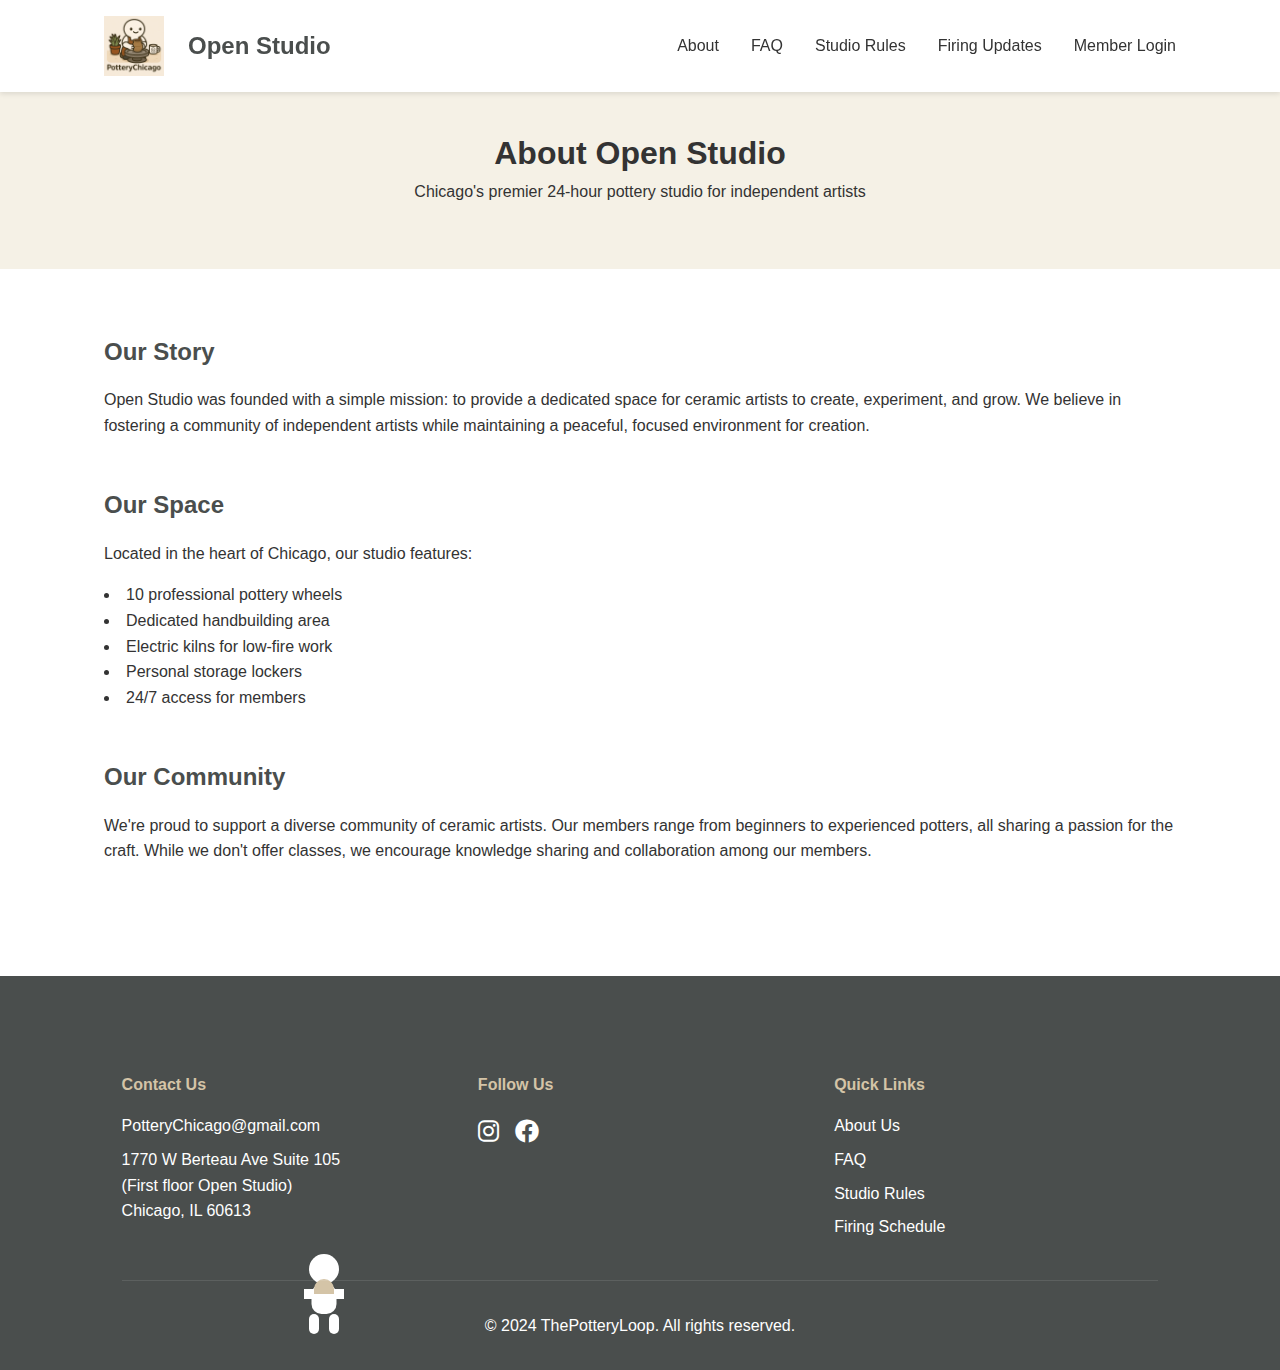
<file: about.html>
<!DOCTYPE html>
<html lang="en">
<head>
    <meta charset="UTF-8">
    <meta name="viewport" content="width=device-width, initial-scale=1.0">
    <title>Open Studio - About</title>
    <link rel="stylesheet" href="css/styles.css">
    <link rel="stylesheet" href="https://cdnjs.cloudflare.com/ajax/libs/font-awesome/6.0.0/css/all.min.css">
</head>
<body>
    <header>
        <!-- Navigation will be loaded here -->
    </header>

    <main>
        <section class="about-hero">
            <h1>About Open Studio</h1>
            <p>Chicago's premier 24-hour pottery studio for independent artists</p>
        </section>

        <section class="about-content">
            <div class="about-section">
                <h2>Our Story</h2>
                <p>Open Studio was founded with a simple mission: to provide a dedicated space for ceramic artists to create, experiment, and grow. We believe in fostering a community of independent artists while maintaining a peaceful, focused environment for creation.</p>
            </div>

            <div class="about-section">
                <h2>Our Space</h2>
                <p>Located in the heart of Chicago, our studio features:</p>
                <ul>
                    <li>10 professional pottery wheels</li>
                    <li>Dedicated handbuilding area</li>
                    <li>Electric kilns for low-fire work</li>
                    <li>Personal storage lockers</li>
                    <li>24/7 access for members</li>
                </ul>
            </div>

            <div class="about-section">
                <h2>Our Community</h2>
                <p>We're proud to support a diverse community of ceramic artists. Our members range from beginners to experienced potters, all sharing a passion for the craft. While we don't offer classes, we encourage knowledge sharing and collaboration among our members.</p>
            </div>
        </section>
    </main>

    <footer>
        <!-- Footer will be loaded here -->
    </footer>

    <script src="js/nav.js"></script>
</body>
</html>
</file>
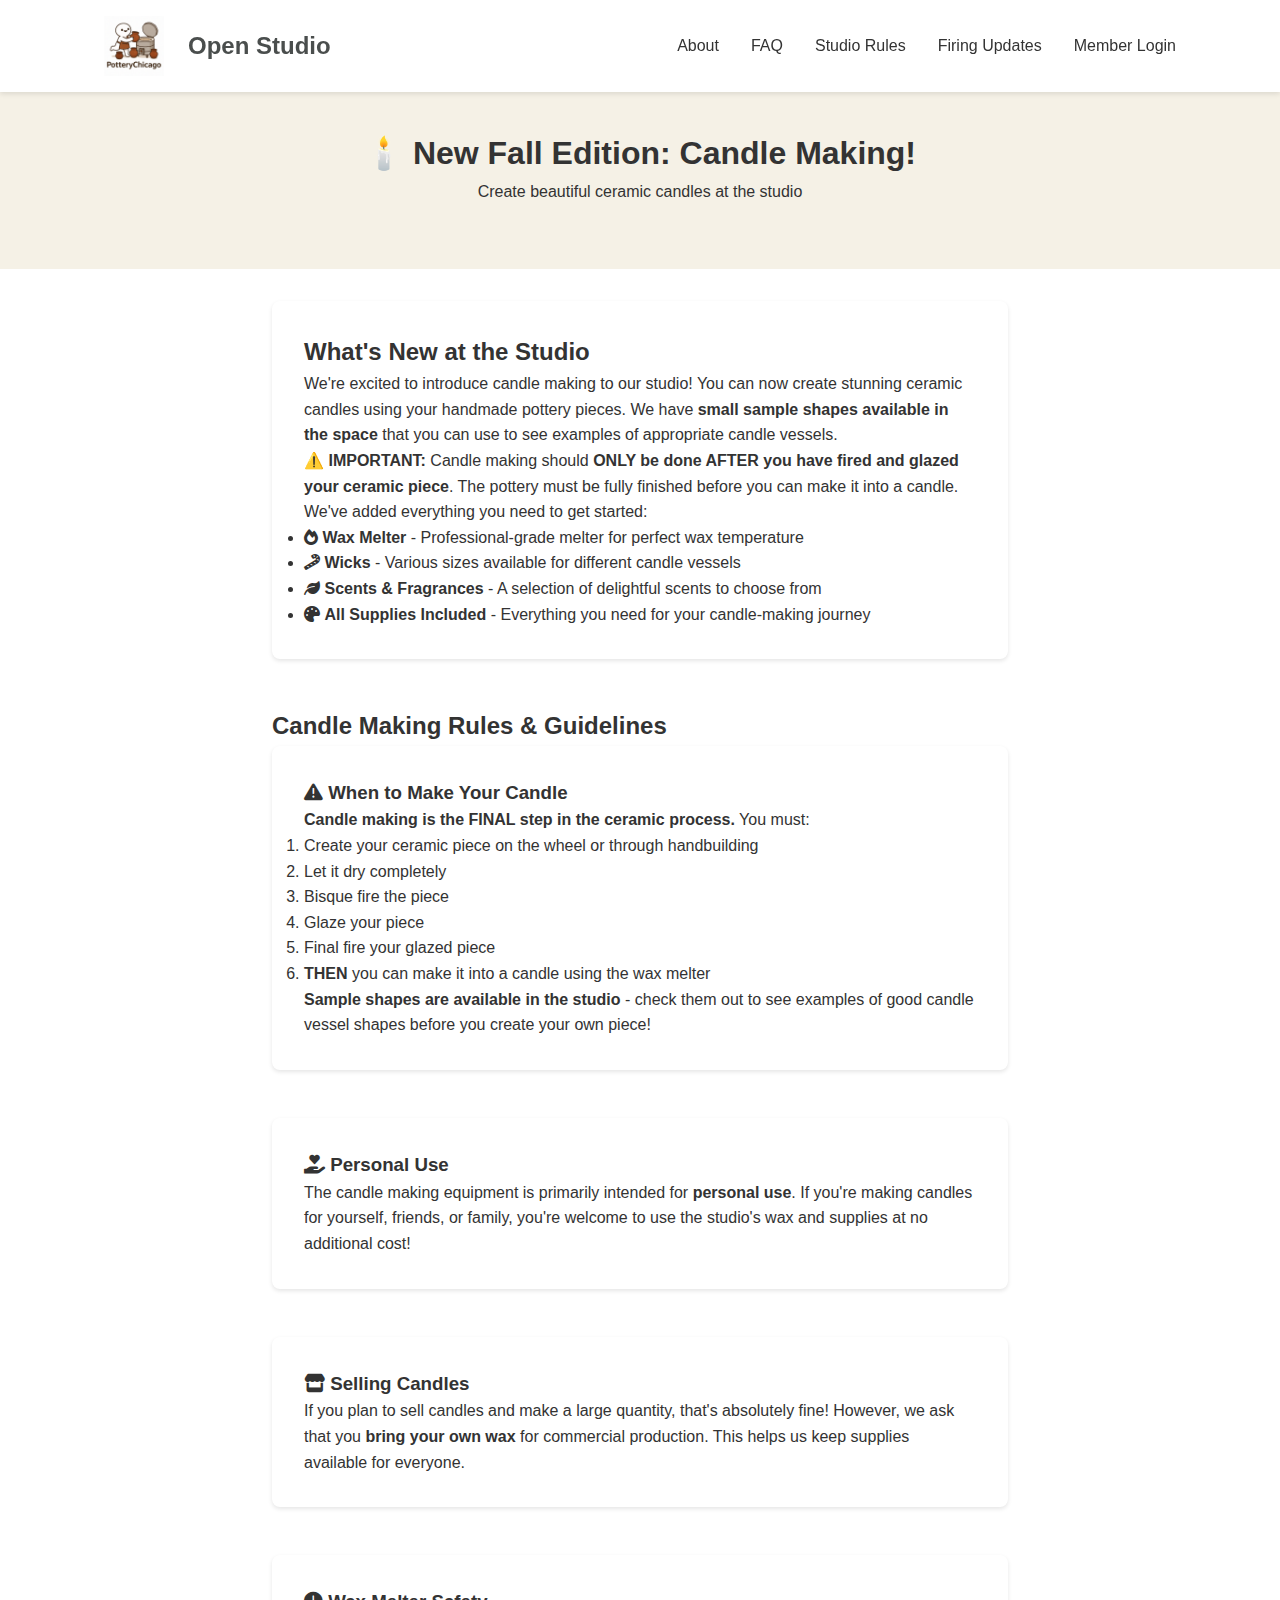
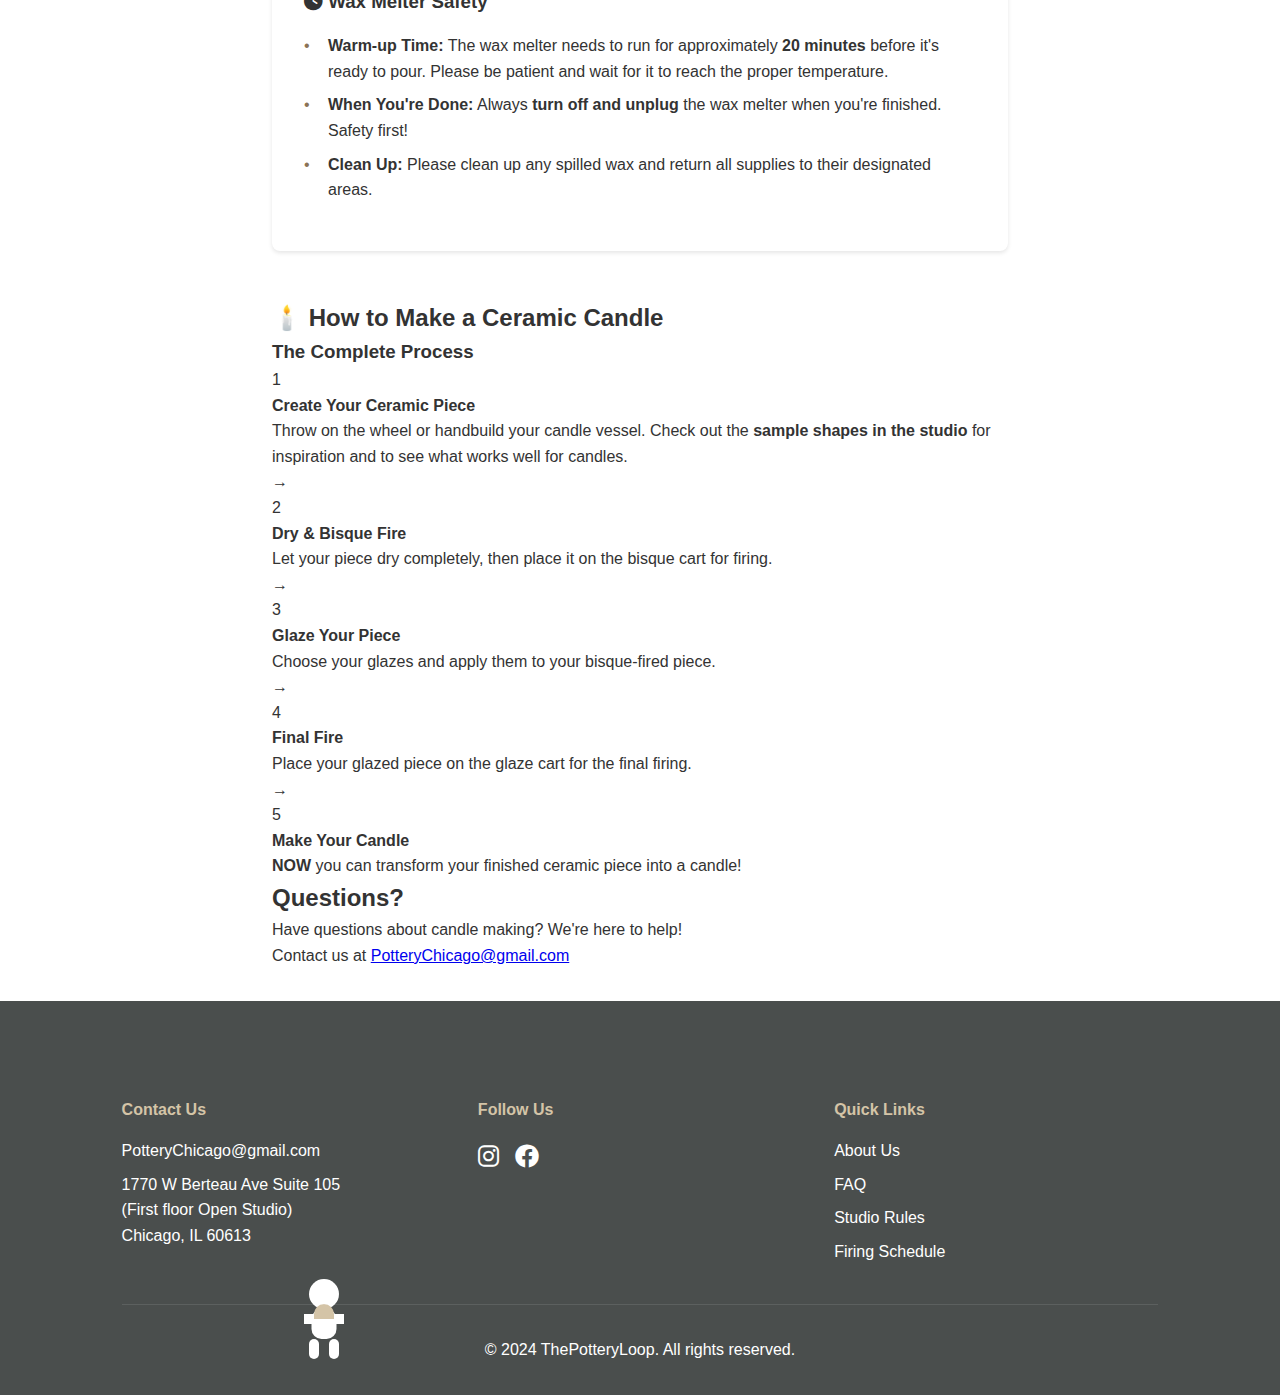
<file: candlemaking.html>
<!DOCTYPE html>
<html lang="en">
<head>
    <meta charset="UTF-8">
    <meta name="viewport" content="width=device-width, initial-scale=1.0">
    <title>Open Studio - Candle Making</title>
    <link rel="stylesheet" href="css/styles.css">
    <link rel="stylesheet" href="https://cdnjs.cloudflare.com/ajax/libs/font-awesome/6.0.0/css/all.min.css">
</head>
<body>
    <header>
        <!-- Navigation will be loaded here -->
    </header>

    <main>
        <section class="firing-hero">
            <h1>🕯️ New Fall Edition: Candle Making!</h1>
            <p>Create beautiful ceramic candles at the studio</p>
        </section>

        <section class="firing-content">
            <div class="firing-schedule">
                <h2>What's New at the Studio</h2>
                <div class="candle-intro">
                    <p>We're excited to introduce candle making to our studio! You can now create stunning ceramic candles using your handmade pottery pieces. We have <strong>small sample shapes available in the space</strong> that you can use to see examples of appropriate candle vessels.</p>
                    <p class="important-note"><strong>⚠️ IMPORTANT:</strong> Candle making should <strong>ONLY be done AFTER you have fired and glazed your ceramic piece</strong>. The pottery must be fully finished before you can make it into a candle.</p>
                    <p>We've added everything you need to get started:</p>
                    <ul class="candle-supplies">
                        <li><i class="fas fa-fire"></i> <strong>Wax Melter</strong> - Professional-grade melter for perfect wax temperature</li>
                        <li><i class="fas fa-candy-cane"></i> <strong>Wicks</strong> - Various sizes available for different candle vessels</li>
                        <li><i class="fas fa-leaf"></i> <strong>Scents & Fragrances</strong> - A selection of delightful scents to choose from</li>
                        <li><i class="fas fa-palette"></i> <strong>All Supplies Included</strong> - Everything you need for your candle-making journey</li>
                    </ul>
                </div>
            </div>

            <div class="firing-guidelines">
                <h2>Candle Making Rules & Guidelines</h2>
                <div class="rules-section important-section">
                    <h3><i class="fas fa-exclamation-triangle"></i> When to Make Your Candle</h3>
                    <p><strong>Candle making is the FINAL step in the ceramic process.</strong> You must:</p>
                    <ol>
                        <li>Create your ceramic piece on the wheel or through handbuilding</li>
                        <li>Let it dry completely</li>
                        <li>Bisque fire the piece</li>
                        <li>Glaze your piece</li>
                        <li>Final fire your glazed piece</li>
                        <li><strong>THEN</strong> you can make it into a candle using the wax melter</li>
                    </ol>
                    <p><strong>Sample shapes are available in the studio</strong> - check them out to see examples of good candle vessel shapes before you create your own piece!</p>
                </div>

                <div class="rules-section">
                    <h3><i class="fas fa-hand-holding-heart"></i> Personal Use</h3>
                    <p>The candle making equipment is primarily intended for <strong>personal use</strong>. If you're making candles for yourself, friends, or family, you're welcome to use the studio's wax and supplies at no additional cost!</p>
                </div>

                <div class="rules-section">
                    <h3><i class="fas fa-store"></i> Selling Candles</h3>
                    <p>If you plan to sell candles and make a large quantity, that's absolutely fine! However, we ask that you <strong>bring your own wax</strong> for commercial production. This helps us keep supplies available for everyone.</p>
                </div>

                <div class="rules-section">
                    <h3><i class="fas fa-clock"></i> Wax Melter Safety</h3>
                    <ul>
                        <li><strong>Warm-up Time:</strong> The wax melter needs to run for approximately <strong>20 minutes</strong> before it's ready to pour. Please be patient and wait for it to reach the proper temperature.</li>
                        <li><strong>When You're Done:</strong> Always <strong>turn off and unplug</strong> the wax melter when you're finished. Safety first!</li>
                        <li><strong>Clean Up:</strong> Please clean up any spilled wax and return all supplies to their designated areas.</li>
                    </ul>
                </div>
            </div>

            <div class="firing-status">
                <h2>🕯️ How to Make a Ceramic Candle</h2>
                <div class="guide-section">
                    <div class="process-overview">
                        <h3>The Complete Process</h3>
                        <div class="process-flow">
                            <div class="process-step">
                                <div class="process-number">1</div>
                                <div class="process-content">
                                    <h4>Create Your Ceramic Piece</h4>
                                    <p>Throw on the wheel or handbuild your candle vessel. Check out the <strong>sample shapes in the studio</strong> for inspiration and to see what works well for candles.</p>
                                </div>
                            </div>
                            <div class="process-arrow">→</div>
                            <div class="process-step">
                                <div class="process-number">2</div>
                                <div class="process-content">
                                    <h4>Dry & Bisque Fire</h4>
                                    <p>Let your piece dry completely, then place it on the bisque cart for firing.</p>
                                </div>
                            </div>
                            <div class="process-arrow">→</div>
                            <div class="process-step">
                                <div class="process-number">3</div>
                                <div class="process-content">
                                    <h4>Glaze Your Piece</h4>
                                    <p>Choose your glazes and apply them to your bisque-fired piece.</p>
                                </div>
                            </div>
                            <div class="process-arrow">→</div>
                            <div class="process-step">
                                <div class="process-number">4</div>
                                <div class="process-content">
                                    <h4>Final Fire</h4>
                                    <p>Place your glazed piece on the glaze cart for the final firing.</p>
                                </div>
                            </div>
                            <div class="process-arrow">→</div>
                            <div class="process-step highlight">
                                <div class="process-number">5</div>
                                <div class="process-content">
                                    <h4>Make Your Candle</h4>
                                    <p><strong>NOW</strong> you can transform your finished ceramic piece into a candle!</p>
                                </div>
                            </div>
                        </div>
                    </div>
                </div>
            </div>

            <div class="firing-status">
                <h2>Questions?</h2>
                <p>Have questions about candle making? We're here to help!</p>
                <p>Contact us at <a href="mailto:PotteryChicago@gmail.com">PotteryChicago@gmail.com</a></p>
            </div>
        </section>
    </main>

    <footer>
        <!-- Footer will be loaded here -->
    </footer>

    <script type="module" src="js/nav.js"></script>
</body>
</html>
</file>
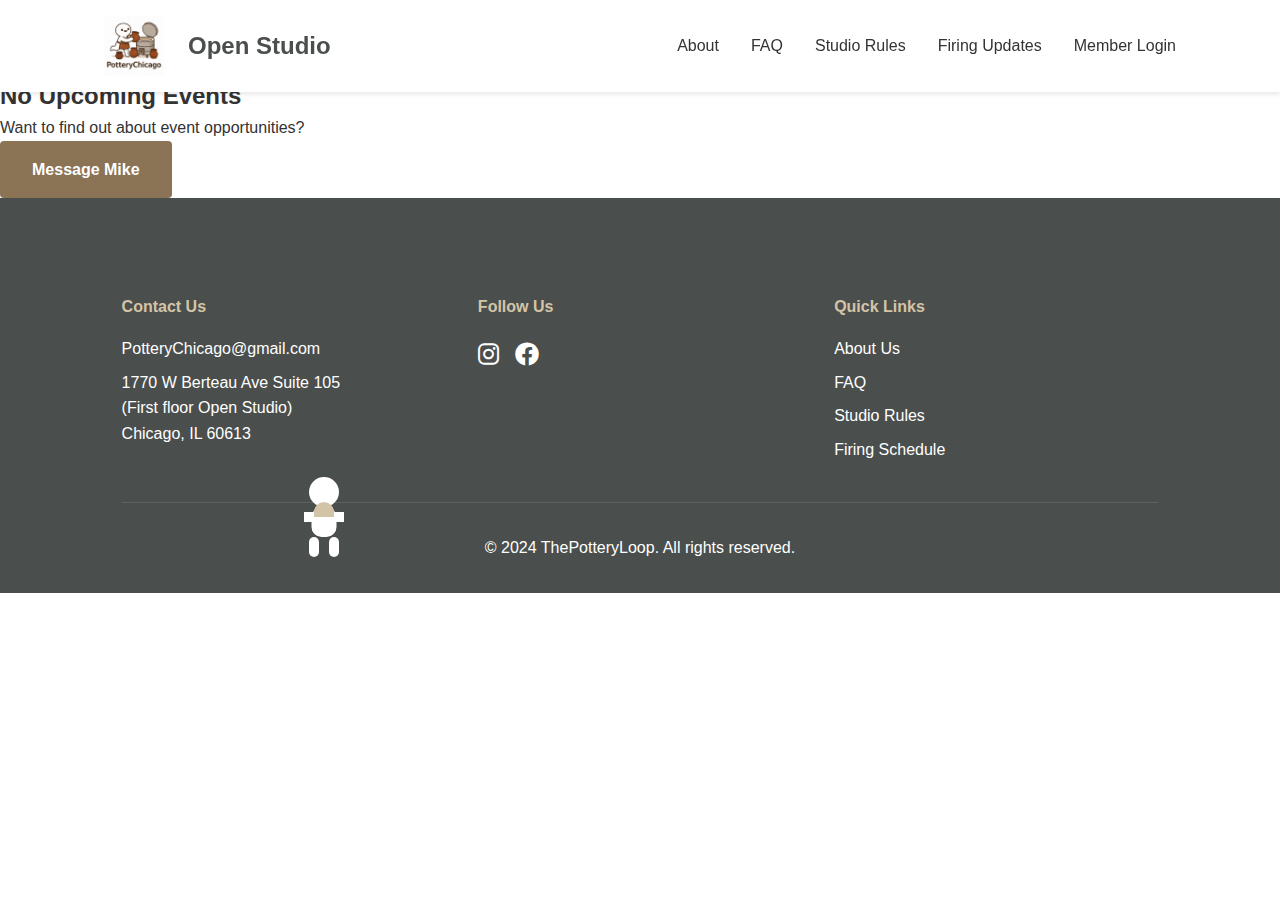
<file: events.html>
<!DOCTYPE html>
<html lang="en">
<head>
    <meta charset="UTF-8">
    <meta name="viewport" content="width=device-width, initial-scale=1.0">
    <meta http-equiv="Cache-Control" content="no-cache, no-store, must-revalidate">
    <meta http-equiv="Pragma" content="no-cache">
    <meta http-equiv="Expires" content="0">
    <title>Open Studio - Upcoming Events</title>
    <link rel="stylesheet" href="css/styles.css?v=3.0">
    <link rel="stylesheet" href="https://cdnjs.cloudflare.com/ajax/libs/font-awesome/6.0.0/css/all.min.css">
</head>
<body>
    <header>
        <!-- Navigation will be loaded here -->
    </header>

    <main>
        <section class="events-hero">
            <h1>Upcoming Events</h1>
            <p>Join us for exciting pottery events and workshops</p>
        </section>

        <section class="events-content">
            <div class="events-container" id="events-container">
                <!-- Events will be dynamically loaded here -->
            </div>

            <div class="no-events" id="no-events" style="display: none;">
                <div class="no-events-content">
                    <h2>No Upcoming Events</h2>
                    <p>Want to find out about event opportunities?</p>
                    <a href="mailto:PotteryChicago@gmail.com" class="cta-button">Message Mike</a>
                </div>
            </div>
        </section>
    </main>

    <footer>
        <!-- Footer will be loaded here -->
    </footer>

    <script type="module" src="js/nav.js"></script>
    <script>
        // Event data - add new events here
        const events = [
            {
                id: 'matcha-bowls',
                title: 'Matcha Bowls in the Park',
                date: '2025-09-27',
                time: '2:00 PM - 5:00 PM',
                location: 'Lincoln Park',
                description: 'Join us for a special outdoor pottery event where we\'ll be creating beautiful matcha bowls in the park. All skill levels welcome!',
                status: 'upcoming'
            }
        ];

        // Function to check if an event has passed
        function isEventPassed(eventDate) {
            const today = new Date();
            const event = new Date(eventDate);
            today.setHours(0, 0, 0, 0);
            event.setHours(0, 0, 0, 0);
            return event < today;
        }

        // Function to format date for display
        function formatEventDate(dateString) {
            const date = new Date(dateString);
            const options = { 
                weekday: 'long', 
                year: 'numeric', 
                month: 'long', 
                day: 'numeric' 
            };
            return date.toLocaleDateString('en-US', options);
        }

        // Function to render events
        function renderEvents() {
            const eventsContainer = document.getElementById('events-container');
            const noEventsDiv = document.getElementById('no-events');
            
            // Filter out past events
            const upcomingEvents = events.filter(event => !isEventPassed(event.date));
            
            if (upcomingEvents.length === 0) {
                eventsContainer.style.display = 'none';
                noEventsDiv.style.display = 'block';
                return;
            }
            
            eventsContainer.style.display = 'block';
            noEventsDiv.style.display = 'none';
            
            eventsContainer.innerHTML = upcomingEvents.map(event => `
                <div class="event-card">
                    <h3>${event.title}</h3>
                    <div class="event-details">
                        <p class="event-date"><i class="fas fa-calendar"></i> ${formatEventDate(event.date)}</p>
                        <p class="event-time"><i class="fas fa-clock"></i> ${event.time}</p>
                        <p class="event-location"><i class="fas fa-map-marker-alt"></i> ${event.location}</p>
                    </div>
                    <p class="event-description">${event.description}</p>
                    <div class="event-status ${event.status}">${event.status.charAt(0).toUpperCase() + event.status.slice(1)}</div>
                </div>
            `).join('');
        }

        // Initialize events on page load
        document.addEventListener('DOMContentLoaded', function() {
            renderEvents();
        });

        // Check for expired events every hour
        setInterval(renderEvents, 3600000);
    </script>
</body>
</html>
</file>
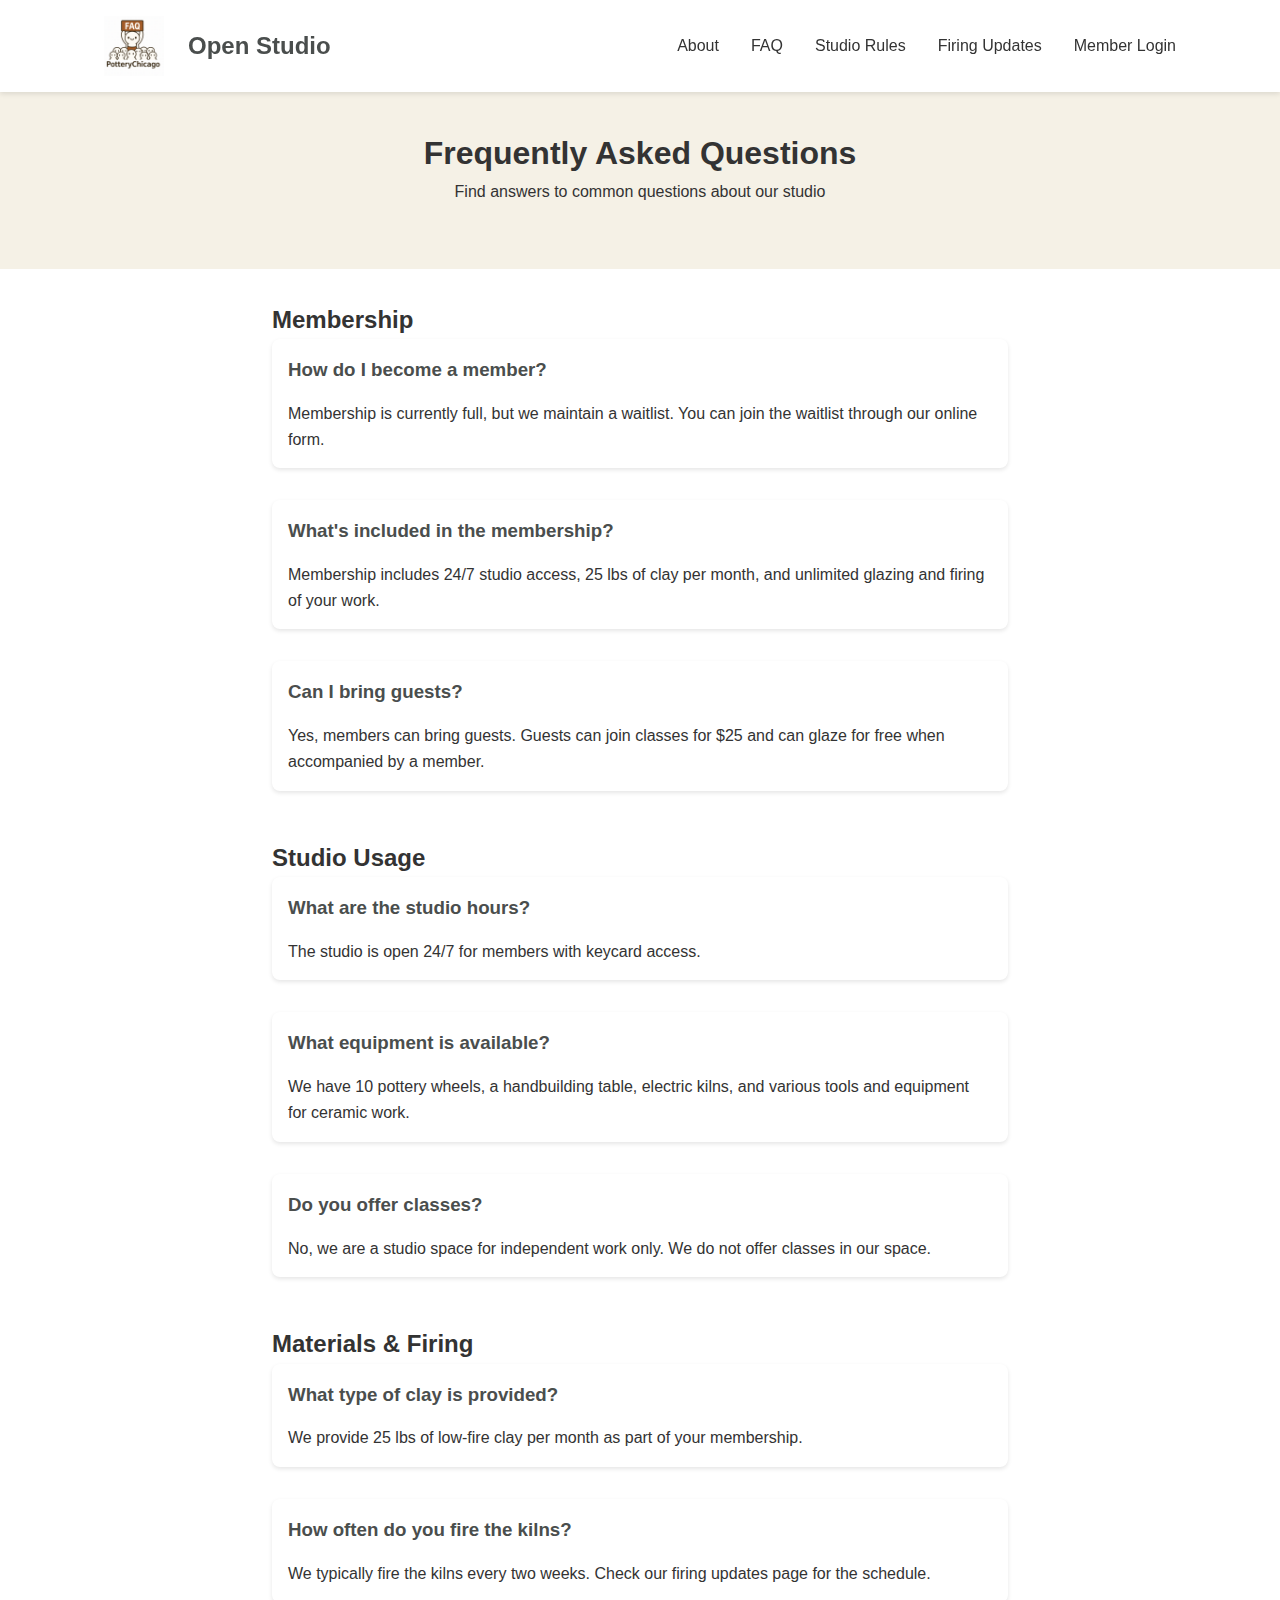
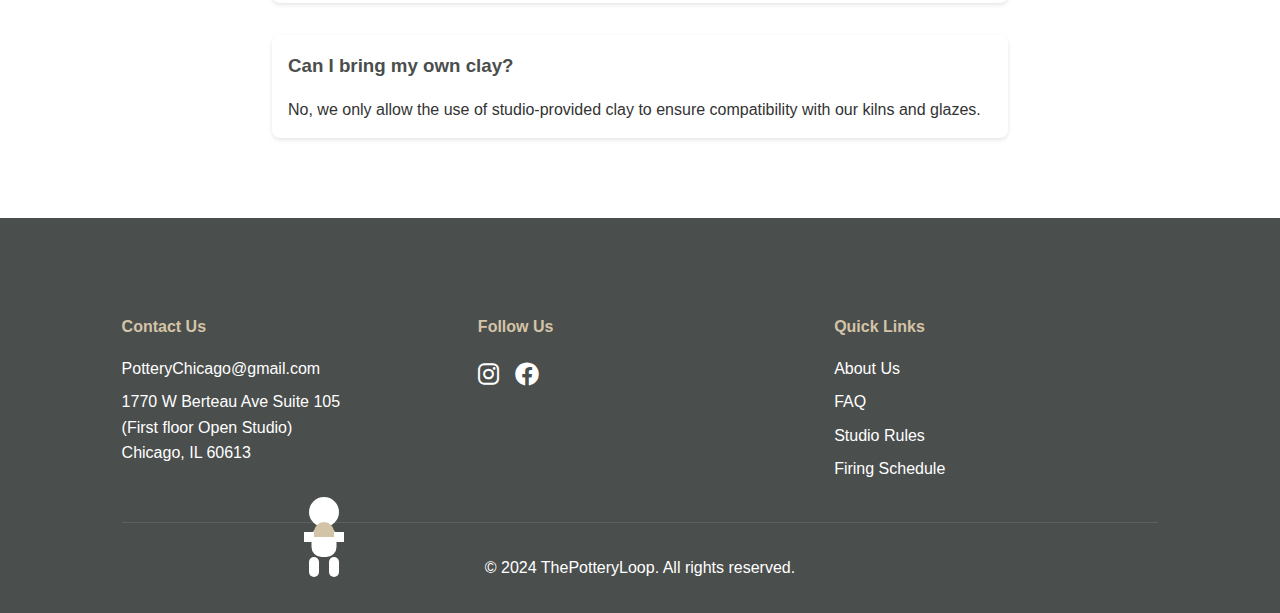
<file: faq.html>
<!DOCTYPE html>
<html lang="en">
<head>
    <meta charset="UTF-8">
    <meta name="viewport" content="width=device-width, initial-scale=1.0">
    <title>Open Studio - FAQ</title>
    <link rel="stylesheet" href="css/styles.css">
    <link rel="stylesheet" href="https://cdnjs.cloudflare.com/ajax/libs/font-awesome/6.0.0/css/all.min.css">
</head>
<body>
    <header>
        <!-- Navigation will be loaded here -->
    </header>

    <main>
        <section class="faq-hero">
            <h1>Frequently Asked Questions</h1>
            <p>Find answers to common questions about our studio</p>
        </section>

        <section class="faq-content">
            <div class="faq-section">
                <h2>Membership</h2>
                <div class="faq-item">
                    <h3>How do I become a member?</h3>
                    <p>Membership is currently full, but we maintain a waitlist. You can join the waitlist through our online form.</p>
                </div>
                <div class="faq-item">
                    <h3>What's included in the membership?</h3>
                    <p>Membership includes 24/7 studio access, 25 lbs of clay per month, and unlimited glazing and firing of your work.</p>
                </div>
                <div class="faq-item">
                    <h3>Can I bring guests?</h3>
                    <p>Yes, members can bring guests. Guests can join classes for $25 and can glaze for free when accompanied by a member.</p>
                </div>
            </div>

            <div class="faq-section">
                <h2>Studio Usage</h2>
                <div class="faq-item">
                    <h3>What are the studio hours?</h3>
                    <p>The studio is open 24/7 for members with keycard access.</p>
                </div>
                <div class="faq-item">
                    <h3>What equipment is available?</h3>
                    <p>We have 10 pottery wheels, a handbuilding table, electric kilns, and various tools and equipment for ceramic work.</p>
                </div>
                <div class="faq-item">
                    <h3>Do you offer classes?</h3>
                    <p>No, we are a studio space for independent work only. We do not offer classes in our space.</p>
                </div>
            </div>

            <div class="faq-section">
                <h2>Materials & Firing</h2>
                <div class="faq-item">
                    <h3>What type of clay is provided?</h3>
                    <p>We provide 25 lbs of low-fire clay per month as part of your membership.</p>
                </div>
                <div class="faq-item">
                    <h3>How often do you fire the kilns?</h3>
                    <p>We typically fire the kilns every two weeks. Check our firing updates page for the schedule.</p>
                </div>
                <div class="faq-item">
                    <h3>Can I bring my own clay?</h3>
                    <p>No, we only allow the use of studio-provided clay to ensure compatibility with our kilns and glazes.</p>
                </div>
            </div>
        </section>
    </main>

    <footer>
        <!-- Footer will be loaded here -->
    </footer>

    <script src="js/nav.js"></script>
</body>
</html>
</file>
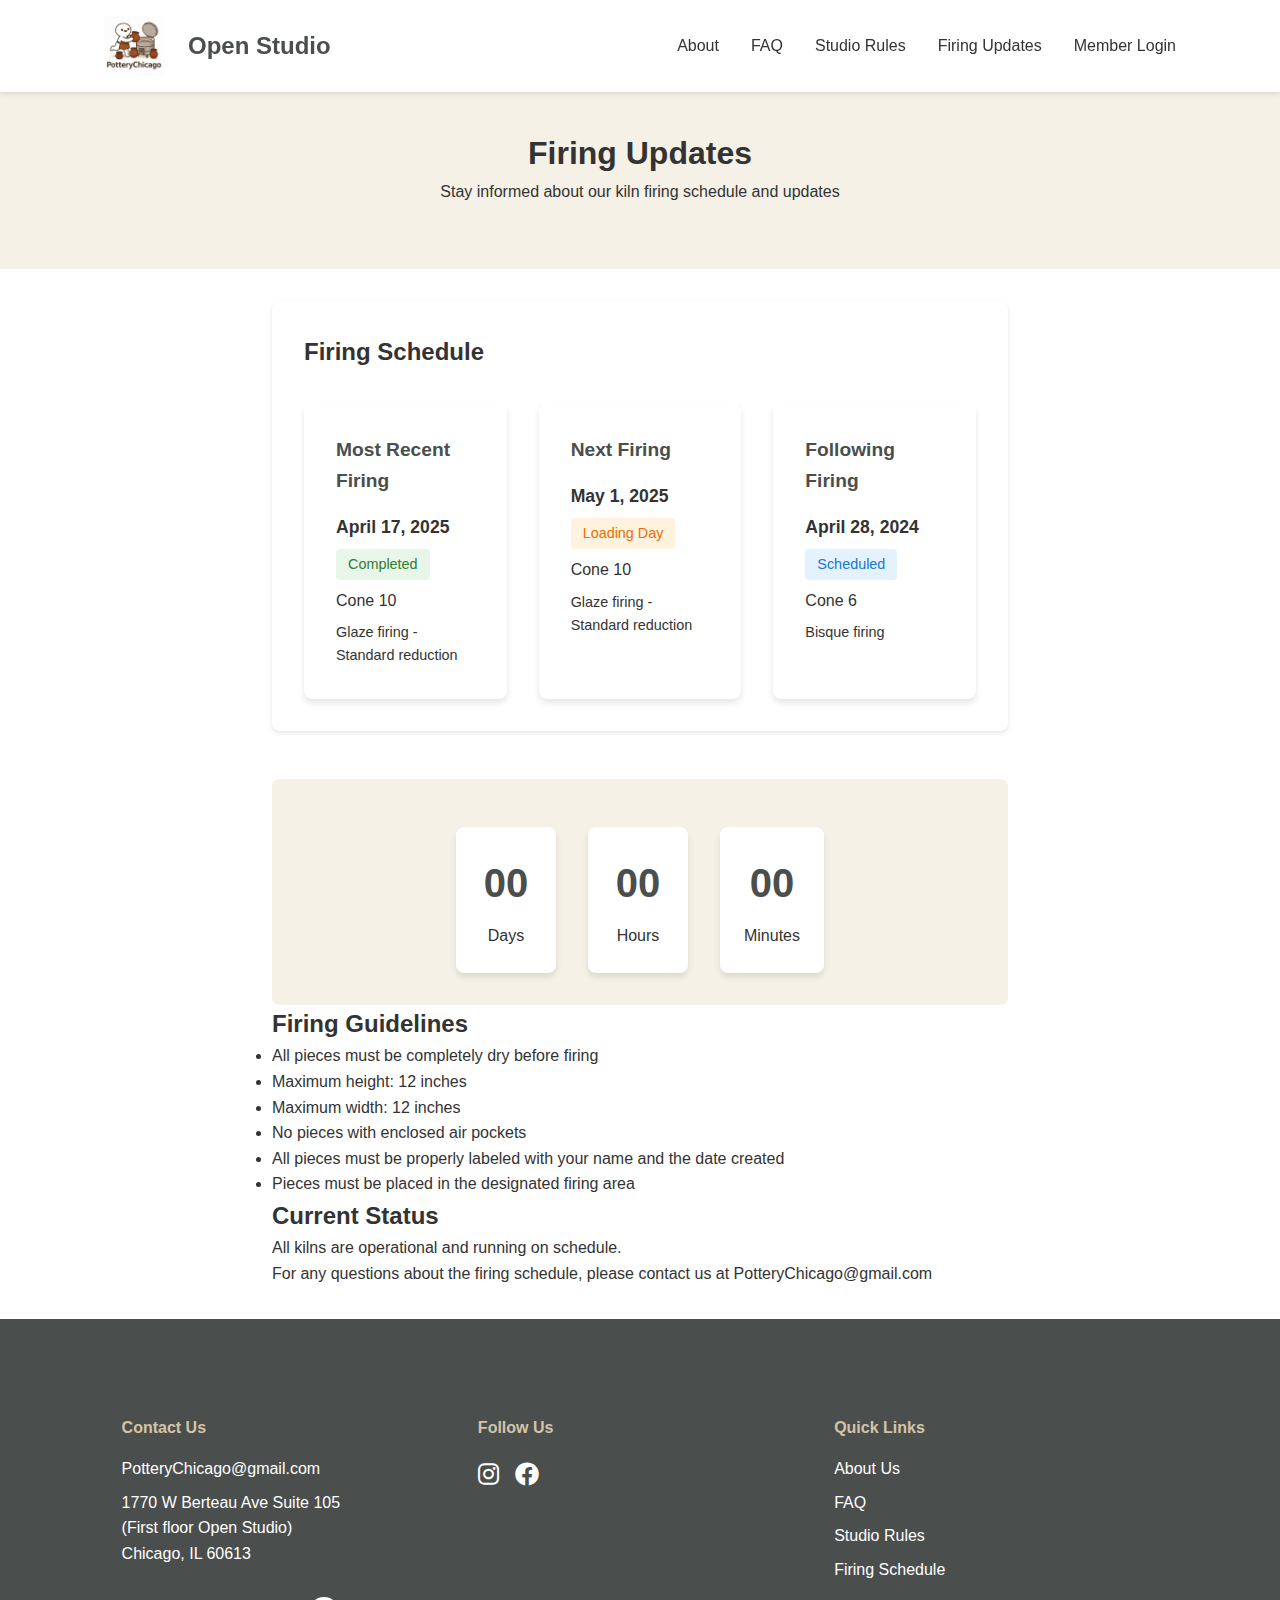
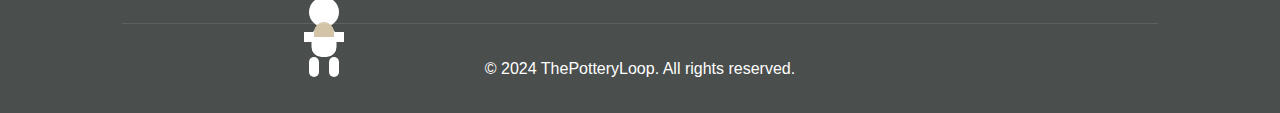
<file: firing.html>
<!DOCTYPE html>
<html lang="en">
<head>
    <meta charset="UTF-8">
    <meta name="viewport" content="width=device-width, initial-scale=1.0">
    <title>Open Studio - Firing Updates</title>
    <link rel="stylesheet" href="css/styles.css">
    <link rel="stylesheet" href="https://cdnjs.cloudflare.com/ajax/libs/font-awesome/6.0.0/css/all.min.css">
</head>
<body>
    <header>
        <!-- Navigation will be loaded here -->
    </header>

    <main>
        <section class="firing-hero">
            <h1>Firing Updates</h1>
            <p>Stay informed about our kiln firing schedule and updates</p>
        </section>

        <section class="firing-content">
            <div class="firing-schedule">
                <h2>Firing Schedule</h2>
                <div class="firing-dates">
                    <div class="firing-date recent">
                        <h3>Most Recent Firing</h3>
                        <p class="date">April 17, 2025</p>
                        <p class="status completed">Completed</p>
                        <p class="temperature">Cone 10</p>
                        <p class="details">Glaze firing - Standard reduction</p>
                    </div>
                    
                    <div class="firing-date next">
                        <h3>Next Firing</h3>
                        <p class="date">May 1, 2025</p>
                        <p class="status upcoming">Loading Day</p>
                        <p class="temperature">Cone 10</p>
                        <p class="details">Glaze firing - Standard reduction</p>
                    </div>
                    <div class="firing-date future">
                        <h3>Following Firing</h3>
                        <p class="date">April 28, 2024</p>
                        <p class="status scheduled">Scheduled</p>
                        <p class="temperature">Cone 6</p>
                        <p class="details">Bisque firing</p>
                    </div>
                
            </div>
        </div>
            <div class="countdown-container">
                <div class="countdown">
                    <div class="countdown-item">
                        <span id="days">05</span>
                        <span>Days</span>
                    </div>
                    <div class="countdown-item">
                        <span id="hours">12</span>
                        <span>Hours</span>
                    </div>
                    <div class="countdown-item">
                        <span id="minutes">30</span>
                        <span>Minutes</span>
                    </div>
                </div>
            </div>


            <div class="firing-guidelines">
                <h2>Firing Guidelines</h2>
                <ul>
                    <li>All pieces must be completely dry before firing</li>
                    <li>Maximum height: 12 inches</li>
                    <li>Maximum width: 12 inches</li>
                    <li>No pieces with enclosed air pockets</li>
                    <li>All pieces must be properly labeled with your name and the date created</li>
                    <li>Pieces must be placed in the designated firing area</li>
                </ul>
            </div>

            <div class="firing-status">
                <h2>Current Status</h2>
                <p>All kilns are operational and running on schedule.</p>
                <p>For any questions about the firing schedule, please contact us at PotteryChicago@gmail.com</p>
            </div>
        </section>
    </main>

    <footer>
        <!-- Footer will be loaded here -->
    </footer>

    <script src="js/nav.js"></script>
    <script>
        // Get the date from the "Next Firing" event
        function getNextFiringDate() {
            const nextFiringElement = document.querySelector('.firing-date.next .date');
            if (nextFiringElement) {
                return new Date(nextFiringElement.textContent);
            }
            return null;
        }

        // Update the countdown
        function updateCountdown() {
            const nextFiringDate = getNextFiringDate();
            if (!nextFiringDate) return;

            const now = new Date();
            const timeLeft = nextFiringDate - now;

            if (timeLeft <= 0) {
                document.getElementById('days').textContent = '00';
                document.getElementById('hours').textContent = '00';
                document.getElementById('minutes').textContent = '00';
                return;
            }

            const days = Math.floor(timeLeft / (1000 * 60 * 60 * 24));
            const hours = Math.floor((timeLeft % (1000 * 60 * 60 * 24)) / (1000 * 60 * 60));
            const minutes = Math.floor((timeLeft % (1000 * 60 * 60)) / (1000 * 60));

            document.getElementById('days').textContent = days.toString().padStart(2, '0');
            document.getElementById('hours').textContent = hours.toString().padStart(2, '0');
            document.getElementById('minutes').textContent = minutes.toString().padStart(2, '0');
        }

        // Update countdown every minute
        updateCountdown();
        setInterval(updateCountdown, 60000);
    </script>
</body>
</html>
</file>
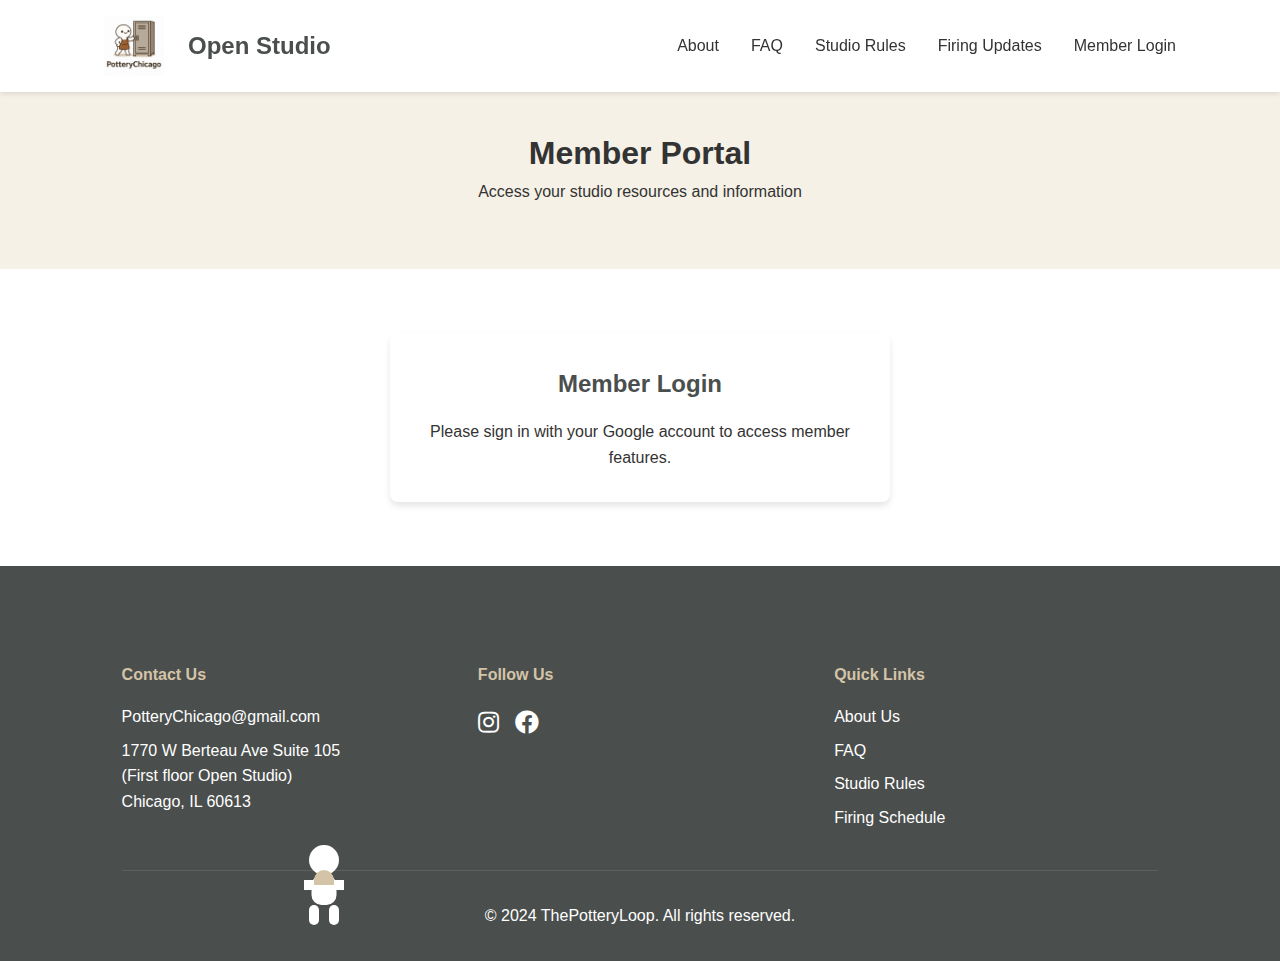
<file: members.html>
<!DOCTYPE html>
<html lang="en">
<head>
    <meta charset="UTF-8">
    <meta name="viewport" content="width=device-width, initial-scale=1.0">
    <title>Open Studio - Members</title>
    <link rel="stylesheet" href="css/styles.css">
    <link rel="stylesheet" href="https://cdnjs.cloudflare.com/ajax/libs/font-awesome/5.15.4/css/all.min.css">
    <script src="https://accounts.google.com/gsi/client" async defer></script>
</head>
<body>
    <header>
        <!-- Navigation will be loaded here -->
    </header>

    <main>
        <section class="firing-hero">
            <h1>Member Portal</h1>
            <p>Access your studio resources and information</p>
        </section>

        <section class="members-content">
            <div class="login-container" id="login-container">
                <h2>Member Login</h2>
                <p>Please sign in with your Google account to access member features.</p>
                <div id="g_id_onload"
                    data-client_id="211755762666-rh0kraf1ola65g5r5dud53o9qap9acpg.apps.googleusercontent.com"
                    data-callback="handleCredentialResponse"
                    data-auto_prompt="false">
                </div>
                <div class="g_id_signin" data-type="standard"></div>
                <div id="error-message" class="error-message"></div>
            </div>

            <div class="member-dashboard" id="member-dashboard" style="display: none;">
                <h2>Welcome, <span id="member-name"></span>!</h2>
                <div class="dashboard-section">
                    <h3>Studio Calendar</h3>
                    <div class="calendar-container">
                        <iframe src="https://calendar.google.com/calendar/embed?src=abbe986703584e6e34bfafcf0bb5d269e60964517191be1c6e9bfba193fb53a3%40group.calendar.google.com&ctz=America%2FChicago"
                                style="border: 0" 
                                width="100%" 
                                height="600" 
                                frameborder="0" 
                                scrolling="no">
                        </iframe>
                    </div>
                </div>
                <div class="dashboard-content">
                    <div class="dashboard-section">
                        <h3>Studio Access</h3>
                        <p>Your studio access is active. You can access the studio during regular hours.</p>
                        <p>Current Status: <span class="status active">Active</span></p>
                        <p>Membership Date: <span id="membership-date"></span></p>
                    </div>
                    
                    <div class="dashboard-section">
                        <h3>Clay Allocation</h3>
                        <p>Your current clay allocation: <span id="clay-allocation"></span> lbs</p>
                        <p>Next allocation date: <span id="next-allocation"></span></p>
                    </div>
                    
                    <div class="dashboard-section">
                        <h3>Storage Information</h3>
                        <p>Locker Number: <span id="locker-number"></span></p>
                        <p>Shelf Number: <span id="shelf-number"></span></p>
                        <p>Last cleaned: <span id="last-cleaned"></span></p>
                    </div>
                    
                    <div class="dashboard-section">
                        <h3>Quick Links</h3>
                        <ul class="quick-links">
                            <li><a href="firing.html">Firing Schedule</a></li>
                            <li><a href="rules.html">Studio Rules</a></li>
                            <li><a href="faq.html">FAQ</a></li>
                        </ul>
                    </div>
                </div>
                <button id="sign-out" class="sign-out-button">Sign Out</button>
            </div>
        </section>
    </main>

    <footer>
        <!-- Footer will be loaded here -->
    </footer>

    <script src="js/nav.js"></script>
    <script>
        // Function to check if an email is in the active members list
        async function isActiveMember(email) {
            try {
                const response = await fetch('data/active_members.csv');
                const csvText = await response.text();
                const lines = csvText.split('\n');
                const headers = lines[0].split(',');
                const members = lines.slice(1).map(line => {
                    const values = line.split(',');
                    return headers.reduce((obj, header, index) => {
                        obj[header] = values[index];
                        return obj;
                    }, {});
                });
                const member = members.find(m => m.email.toLowerCase() === email.toLowerCase());
                return member || false;
            } catch (error) {
                console.error('Error checking active members:', error);
                return false;
            }
        }

        // Handle Google Sign-In response
        async function handleCredentialResponse(response) {
            const credential = response.credential;
            const payload = JSON.parse(atob(credential.split('.')[1]));
            const email = payload.email;
            const name = payload.name;

            // Check if the email is in the active members list
            const member = await isActiveMember(email);
            
            if (member) {
                // Show member dashboard
                document.getElementById('login-container').style.display = 'none';
                document.getElementById('member-dashboard').style.display = 'block';
                document.getElementById('member-name').textContent = member.name;
                document.getElementById('clay-allocation').textContent = member.clay_allocation;
                document.getElementById('membership-date').textContent = member.membership_date;
                document.getElementById('locker-number').textContent = member.locker_number;
                document.getElementById('shelf-number').textContent = member.shelf_number;
                
                // Calculate next allocation date (30 days from now)
                const nextAllocation = new Date();
                nextAllocation.setDate(nextAllocation.getDate() + 30);
                document.getElementById('next-allocation').textContent = nextAllocation.toLocaleDateString();
                
                // Set last cleaned date (7 days ago)
                const lastCleaned = new Date();
                lastCleaned.setDate(lastCleaned.getDate() - 7);
                document.getElementById('last-cleaned').textContent = lastCleaned.toLocaleDateString();
            } else {
                // Show error message
                document.getElementById('error-message').textContent = 
                    'This email is not registered as an active member. Please contact the studio administrator.';
                // Sign out the user
                google.accounts.id.disableAutoSelect();
            }
        }

        // Handle sign out
        document.getElementById('sign-out').addEventListener('click', () => {
            google.accounts.id.disableAutoSelect();
            document.getElementById('login-container').style.display = 'block';
            document.getElementById('member-dashboard').style.display = 'none';
            document.getElementById('error-message').textContent = '';
        });
    </script>
</body>
</html>
</file>
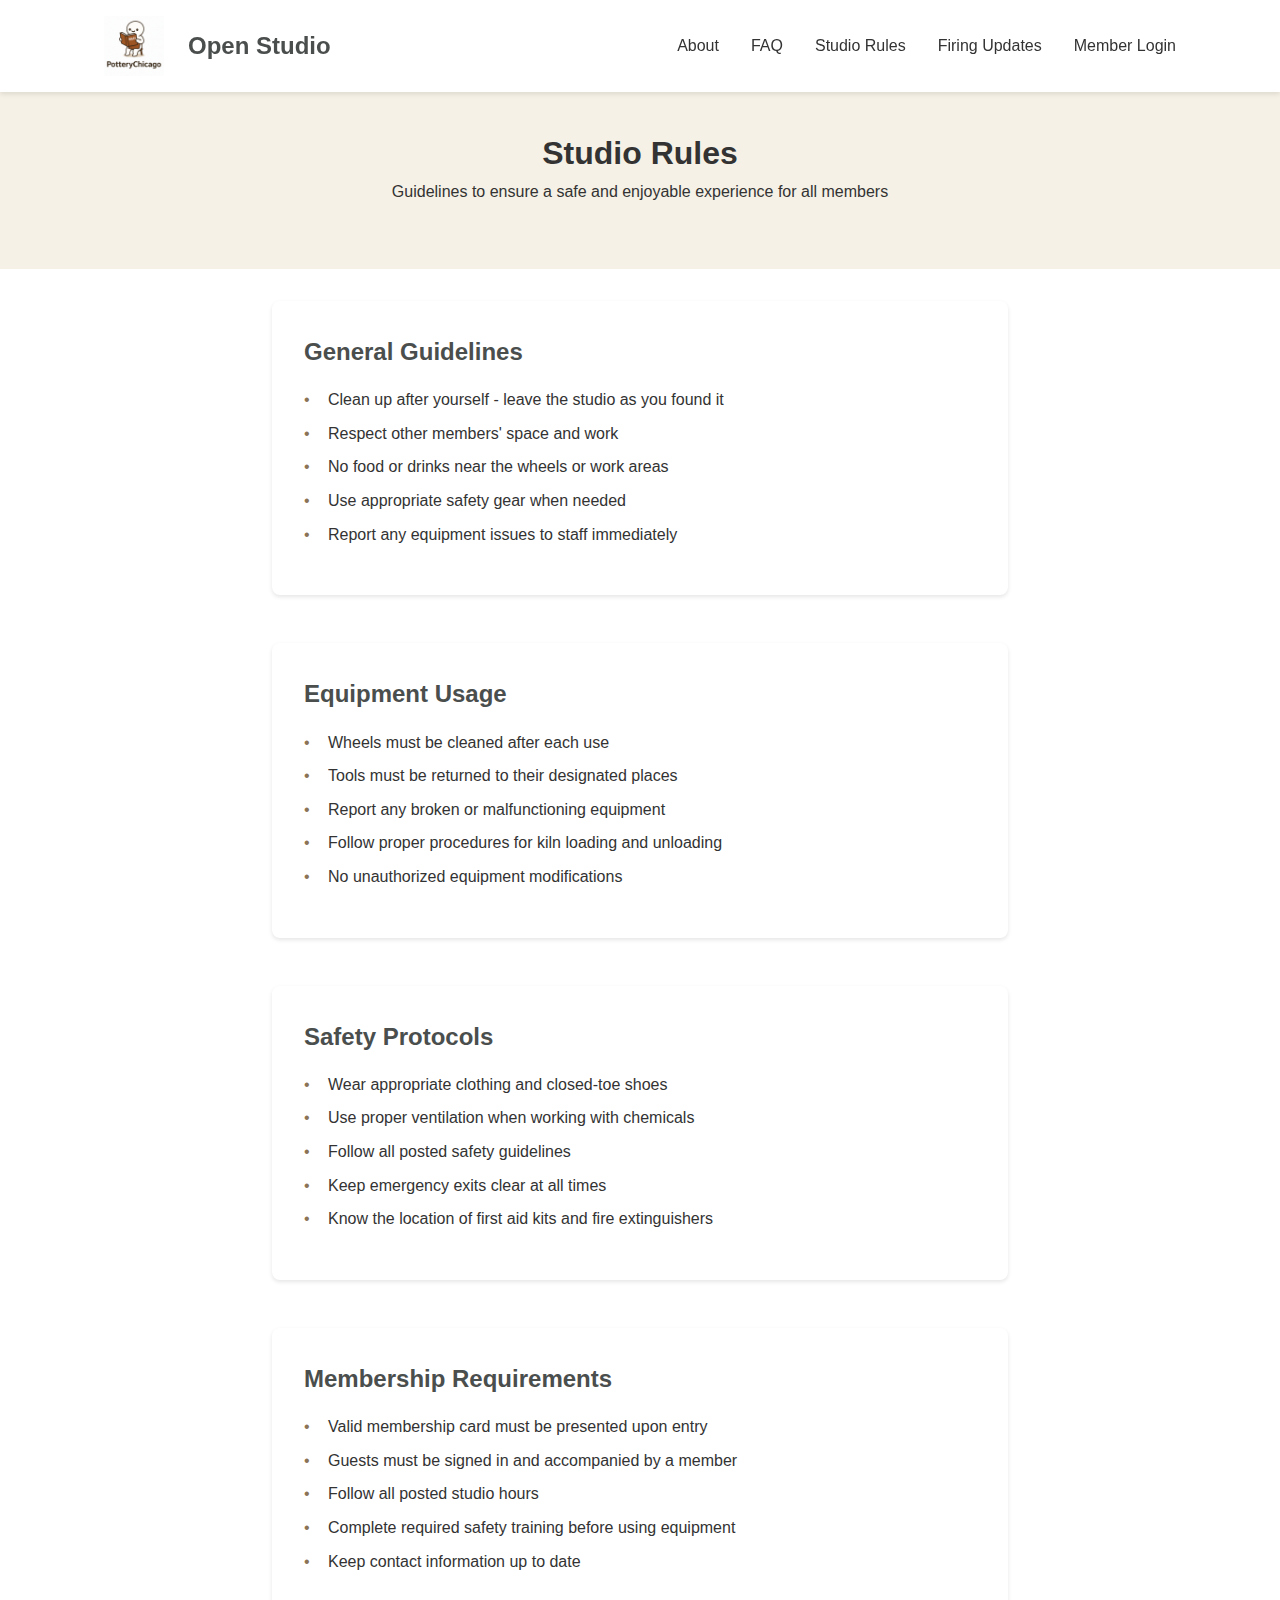
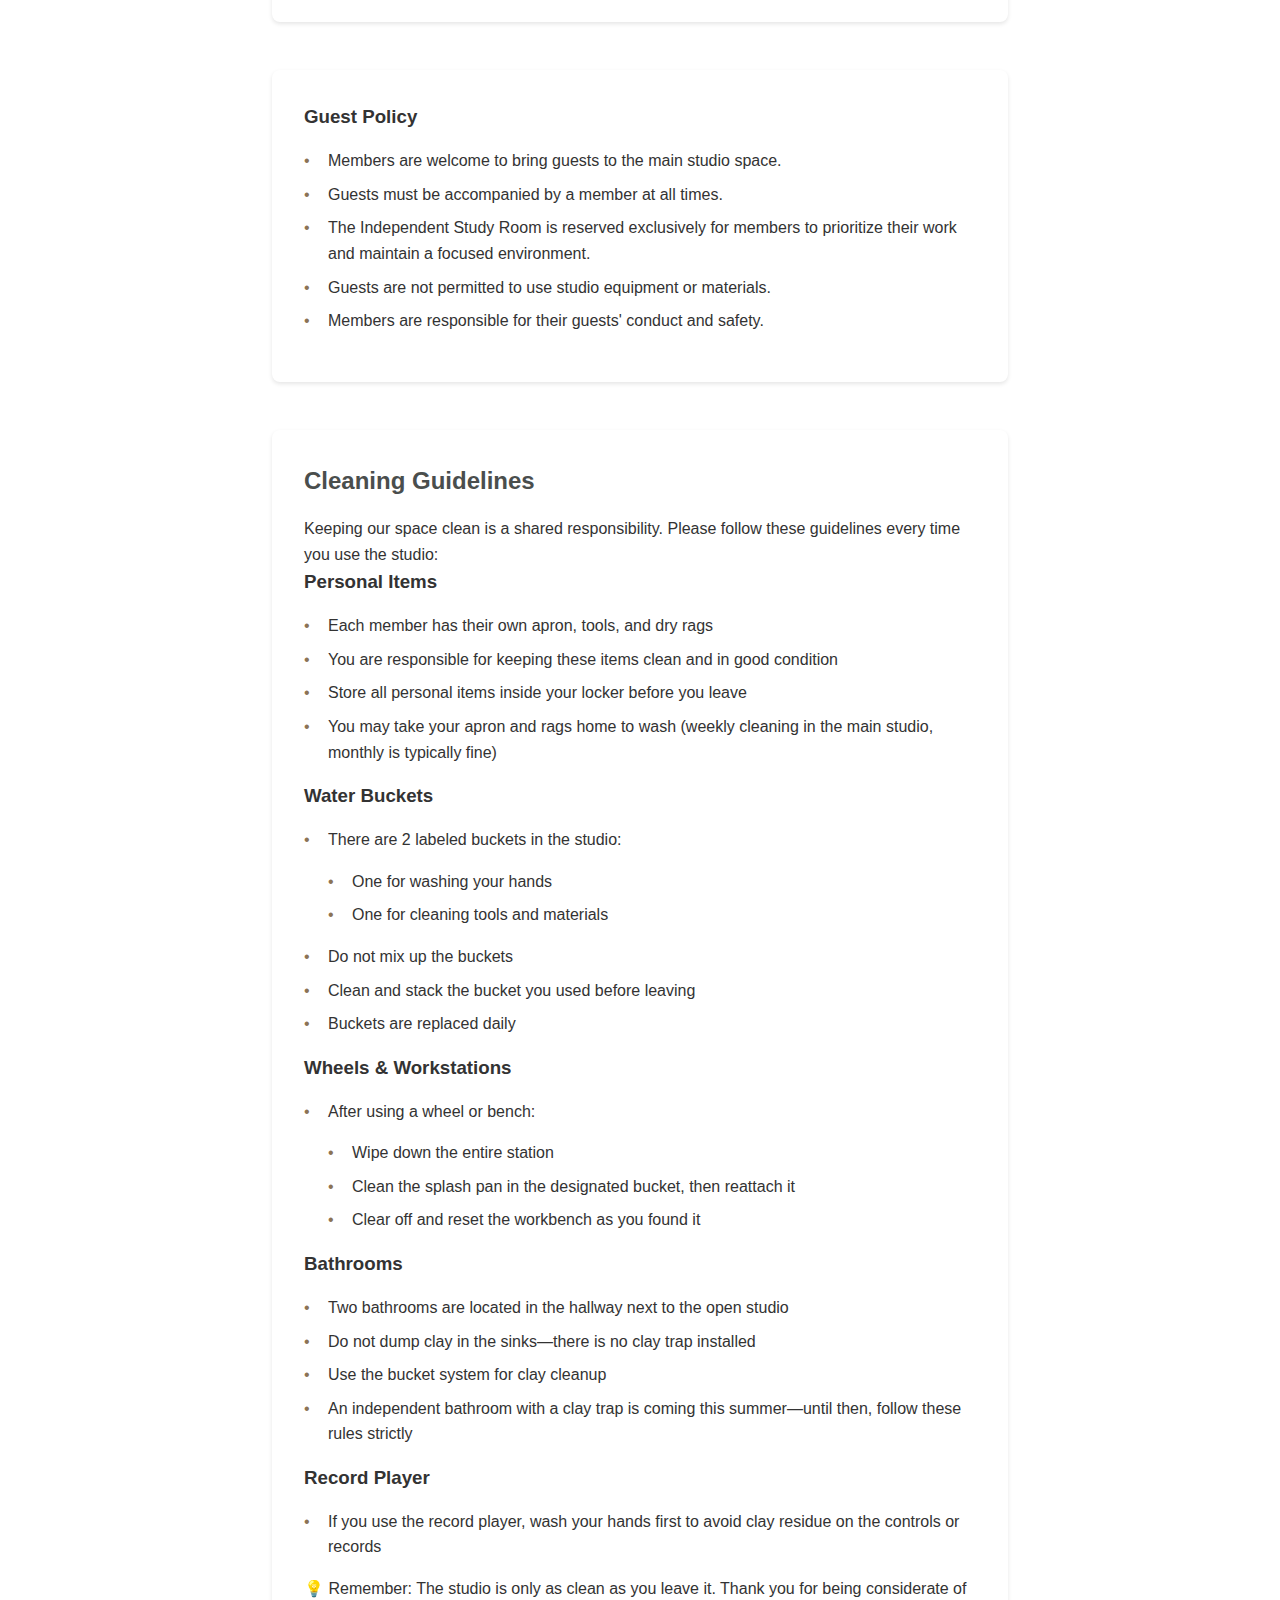
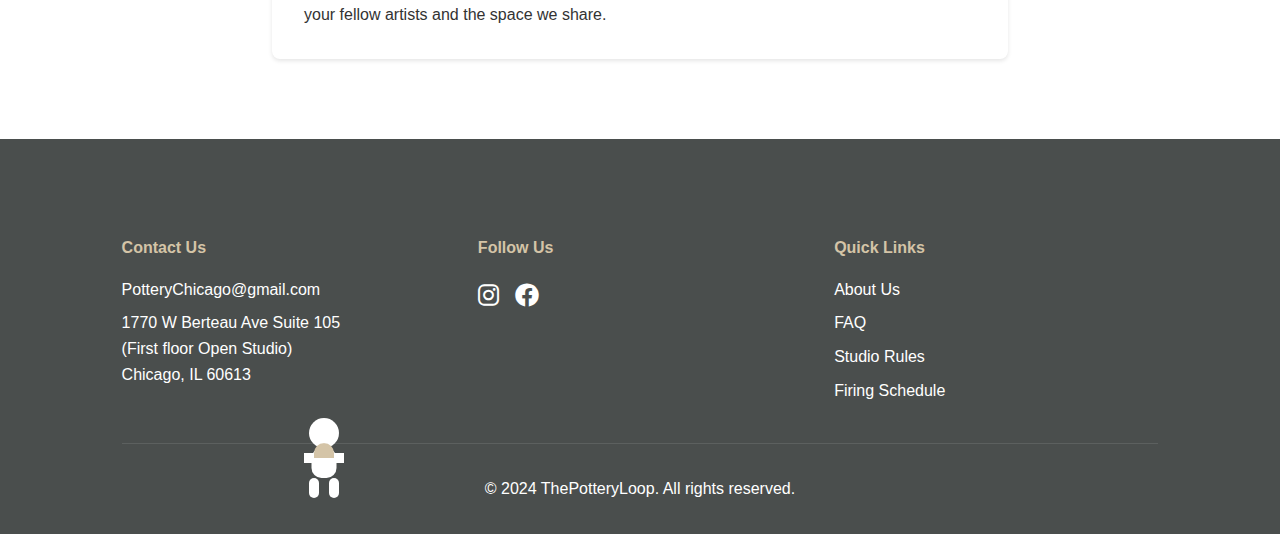
<file: rules.html>
<!DOCTYPE html>
<html lang="en">
<head>
    <meta charset="UTF-8">
    <meta name="viewport" content="width=device-width, initial-scale=1.0">
    <title>Open Studio - Studio Rules</title>
    <link rel="stylesheet" href="css/styles.css">
    <link rel="stylesheet" href="https://cdnjs.cloudflare.com/ajax/libs/font-awesome/6.0.0/css/all.min.css">
</head>
<body>
    <header>
        <!-- Navigation will be loaded here -->
    </header>

    <main>
        <section class="rules-hero">
            <h1>Studio Rules</h1>
            <p>Guidelines to ensure a safe and enjoyable experience for all members</p>
        </section>

        <section class="rules-content">
            <div class="rules-section">
                <h2>General Guidelines</h2>
                <ul>
                    <li>Clean up after yourself - leave the studio as you found it</li>
                    <li>Respect other members' space and work</li>
                    <li>No food or drinks near the wheels or work areas</li>
                    <li>Use appropriate safety gear when needed</li>
                    <li>Report any equipment issues to staff immediately</li>
                </ul>
            </div>

            <div class="rules-section">
                <h2>Equipment Usage</h2>
                <ul>
                    <li>Wheels must be cleaned after each use</li>
                    <li>Tools must be returned to their designated places</li>
                    <li>Report any broken or malfunctioning equipment</li>
                    <li>Follow proper procedures for kiln loading and unloading</li>
                    <li>No unauthorized equipment modifications</li>
                </ul>
            </div>

            <div class="rules-section">
                <h2>Safety Protocols</h2>
                <ul>
                    <li>Wear appropriate clothing and closed-toe shoes</li>
                    <li>Use proper ventilation when working with chemicals</li>
                    <li>Follow all posted safety guidelines</li>
                    <li>Keep emergency exits clear at all times</li>
                    <li>Know the location of first aid kits and fire extinguishers</li>
                </ul>
            </div>

            <div class="rules-section">
                <h2>Membership Requirements</h2>
                <ul>
                    <li>Valid membership card must be presented upon entry</li>
                    <li>Guests must be signed in and accompanied by a member</li>
                    <li>Follow all posted studio hours</li>
                    <li>Complete required safety training before using equipment</li>
                    <li>Keep contact information up to date</li>
                </ul>
            </div>

            <div class="rules-section">
                <h3>Guest Policy</h3>
                <ul>
                    <li>Members are welcome to bring guests to the main studio space.</li>
                    <li>Guests must be accompanied by a member at all times.</li>
                    <li>The Independent Study Room is reserved exclusively for members to prioritize their work and maintain a focused environment.</li>
                    <li>Guests are not permitted to use studio equipment or materials.</li>
                    <li>Members are responsible for their guests' conduct and safety.</li>
                </ul>
            </div>

            <div class="rules-section">
                <h2>Cleaning Guidelines</h2>
                <p>Keeping our space clean is a shared responsibility. Please follow these guidelines every time you use the studio:</p>
                
                <div class="rules-subsection">
                    <h3>Personal Items</h3>
                    <ul>
                        <li>Each member has their own apron, tools, and dry rags</li>
                        <li>You are responsible for keeping these items clean and in good condition</li>
                        <li>Store all personal items inside your locker before you leave</li>
                        <li>You may take your apron and rags home to wash (weekly cleaning in the main studio, monthly is typically fine)</li>
                    </ul>
                </div>

                <div class="rules-subsection">
                    <h3>Water Buckets</h3>
                    <ul>
                        <li>There are 2 labeled buckets in the studio:
                            <ul>
                                <li>One for washing your hands</li>
                                <li>One for cleaning tools and materials</li>
                            </ul>
                        </li>
                        <li>Do not mix up the buckets</li>
                        <li>Clean and stack the bucket you used before leaving</li>
                        <li>Buckets are replaced daily</li>
                    </ul>
                </div>

                <div class="rules-subsection">
                    <h3>Wheels & Workstations</h3>
                    <ul>
                        <li>After using a wheel or bench:
                            <ul>
                                <li>Wipe down the entire station</li>
                                <li>Clean the splash pan in the designated bucket, then reattach it</li>
                                <li>Clear off and reset the workbench as you found it</li>
                            </ul>
                        </li>
                    </ul>
                </div>

                <div class="rules-subsection">
                    <h3>Bathrooms</h3>
                    <ul>
                        <li>Two bathrooms are located in the hallway next to the open studio</li>
                        <li>Do not dump clay in the sinks—there is no clay trap installed</li>
                        <li>Use the bucket system for clay cleanup</li>
                        <li>An independent bathroom with a clay trap is coming this summer—until then, follow these rules strictly</li>
                    </ul>
                </div>

                <div class="rules-subsection">
                    <h3>Record Player</h3>
                    <ul>
                        <li>If you use the record player, wash your hands first to avoid clay residue on the controls or records</li>
                    </ul>
                </div>

                <div class="rules-note">
                    <p>💡 Remember: The studio is only as clean as you leave it. Thank you for being considerate of your fellow artists and the space we share.</p>
                </div>
            </div>
        </section>
    </main>

    <footer>
        <!-- Footer will be loaded here -->
    </footer>

    <script src="js/nav.js"></script>
</body>
</html>
</file>
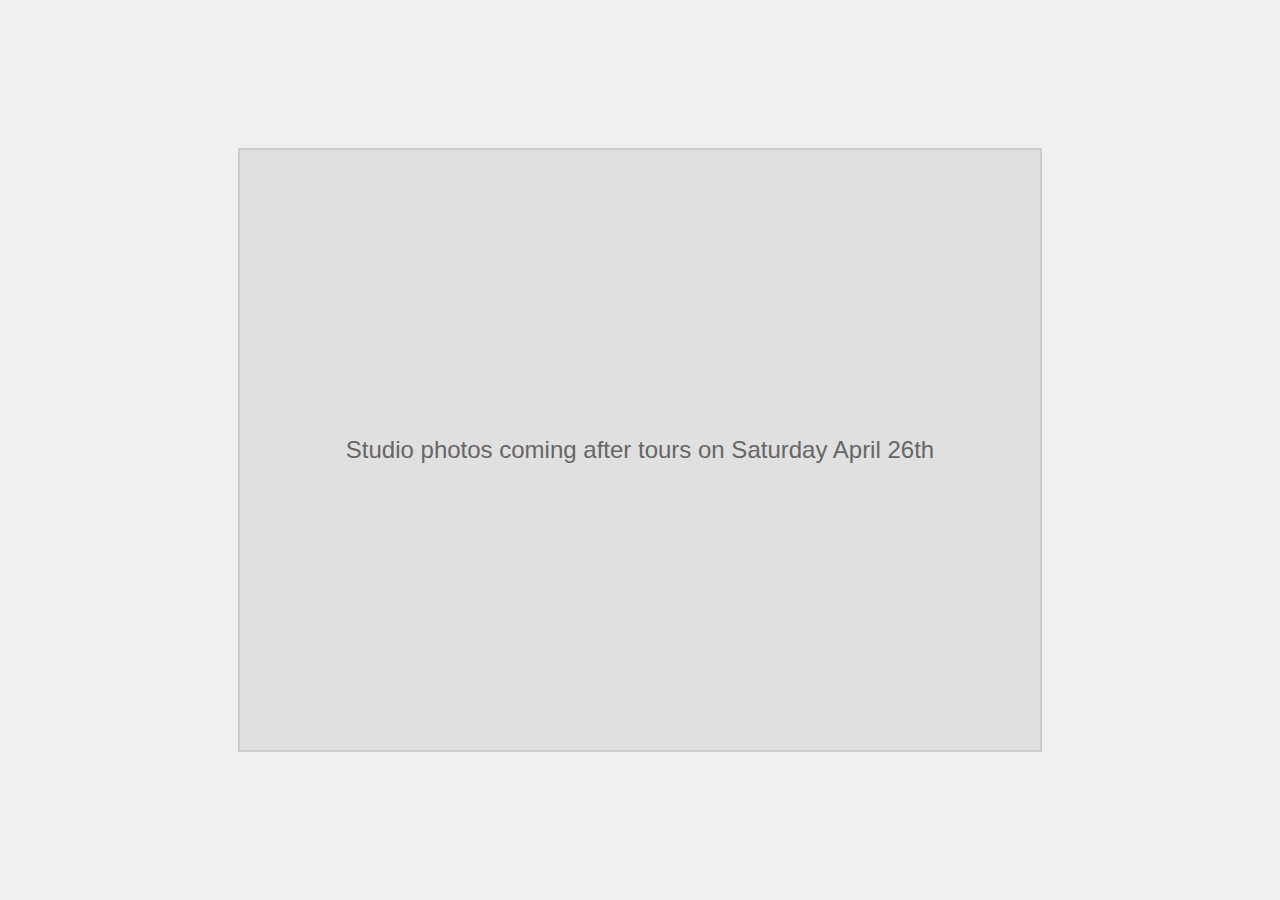
<file: images/placeholder.html>
<!DOCTYPE html>
<html>
<head>
    <style>
        body {
            margin: 0;
            padding: 0;
            display: flex;
            flex-wrap: wrap;
            justify-content: center;
            align-items: center;
            min-height: 100vh;
            background-color: #f0f0f0;
        }
        .placeholder {
            width: 800px;
            height: 600px;
            background-color: #e0e0e0;
            display: flex;
            justify-content: center;
            align-items: center;
            margin: 20px;
            border: 2px solid #ccc;
        }
        .text {
            font-family: Arial, sans-serif;
            font-size: 24px;
            color: #666;
            text-align: center;
            padding: 20px;
        }
    </style>
</head>
<body>
    <div class="placeholder">
        <div class="text">Studio photos coming after tours on Saturday April 26th</div>
    </div>
</body>
</html>
</file>
<file: css/styles.css>
:root {
    --primary-color: #4a4e4d;
    --secondary-color: #8b7355;
    --accent-color: #a67c52;
    --text-color: #333;
    --light-bg: #f5f1e6;
    --white: #ffffff;
    --dark-brown: #3a2d1c;
    --light-brown: #d4c4a7;
}

* {
    margin: 0;
    padding: 0;
    box-sizing: border-box;
}

body {
    font-family: 'Helvetica Neue', Arial, sans-serif;
    line-height: 1.6;
    color: var(--text-color);
}

/* Header and Navigation */
header {
    background-color: var(--white);
    box-shadow: 0 2px 5px rgba(0,0,0,0.1);
    position: fixed;
    width: 100%;
    top: 0;
    z-index: 1000;
}

.navbar {
    display: flex;
    justify-content: space-between;
    align-items: center;
    padding: 0.5rem 5%;
    max-width: 1200px;
    margin: 0 auto;
    position: relative;
}

.logo {
    font-size: 1.5rem;
    font-weight: bold;
    color: var(--primary-color);
    z-index: 1001;
}

.logo a {
    color: inherit;
    text-decoration: none;
    cursor: pointer;
}

.nav-links {
    display: flex;
    list-style: none;
    gap: 2rem;
    margin: 0;
    padding: 0;
}

.nav-links a {
    text-decoration: none;
    color: var(--text-color);
    font-weight: 500;
    transition: color 0.3s ease;
}

.nav-links a:hover {
    color: var(--secondary-color);
}

.menu-toggle {
    display: none;
    background: none;
    border: none;
    color: var(--primary-color);
    font-size: 1.5rem;
    cursor: pointer;
    z-index: 1001;
    transition: transform 0.3s ease;
}

.menu-toggle.active {
    transform: rotate(90deg);
}

@media (max-width: 768px) {
    .nav-links {
        position: fixed;
        top: 0;
        right: -100%;
        width: 100%;
        height: 100vh;
        background-color: var(--white);
        flex-direction: column;
        justify-content: center;
        align-items: center;
        gap: 2rem;
        transition: right 0.3s ease;
        z-index: 1000;
    }
    
    .nav-links.active {
        right: 0;
    }
    
    .menu-toggle {
        display: block;
    }

    .navbar.menu-open {
        background-color: var(--white);
    }

    .nav-links a {
        font-size: 1.2rem;
        opacity: 0;
        transform: translateY(20px);
        transition: opacity 0.3s ease, transform 0.3s ease;
    }

    .nav-links.active a {
        opacity: 1;
        transform: translateY(0);
    }

    .nav-links li:nth-child(1) a { transition-delay: 0.1s; }
    .nav-links li:nth-child(2) a { transition-delay: 0.2s; }
    .nav-links li:nth-child(3) a { transition-delay: 0.3s; }
    .nav-links li:nth-child(4) a { transition-delay: 0.4s; }
    .nav-links li:nth-child(5) a { transition-delay: 0.5s; }
}

/* Hero Section */
.hero {
    position: relative;
    height: 80vh;
    background-size: cover;
    background-position: center;
    background-repeat: no-repeat;
    display: flex;
    align-items: center;
    justify-content: center;
    text-align: center;
    color: white;
}

.hero::before {
    content: '';
    position: absolute;
    top: 0;
    left: 0;
    right: 0;
    bottom: 0;
    background: rgba(0, 0, 0, 0.5);
}

.hero-content {
    position: relative;
    z-index: 1;
    max-width: 800px;
    padding: 2rem;
}

.hero h1 {
    font-size: 3rem;
    margin-bottom: 1rem;
}

.hero p {
    font-size: 1.2rem;
    margin-bottom: 2rem;
    max-width: 600px;
}

/* Features Section */
.features {
    display: grid;
    grid-template-columns: repeat(auto-fit, minmax(250px, 1fr));
    gap: 2rem;
    padding: 4rem 5%;
    background-color: var(--light-bg);
}

.feature-card {
    text-align: center;
    padding: 2rem;
    border-radius: 8px;
    background: white;
    box-shadow: 0 4px 6px rgba(0, 0, 0, 0.1);
    transition: transform 0.3s ease;
}

.feature-card:hover {
    transform: translateY(-5px);
}

.feature-card img {
    width: 100%;
    height: 200px;
    object-fit: cover;
    border-radius: 8px;
    margin-bottom: 1rem;
}

.feature-card i {
    font-size: 2.5rem;
    color: var(--secondary-color);
    margin-bottom: 1rem;
}

/* About Page Styles */
.about-hero {
    padding: 8rem 5% 4rem;
    background-color: var(--light-bg);
    text-align: center;
}

.about-content {
    max-width: 1200px;
    margin: 0 auto;
    padding: 4rem 5%;
}

.about-section {
    margin-bottom: 3rem;
}

.about-section h2 {
    color: var(--primary-color);
    margin-bottom: 1rem;
}

.about-section p {
    margin-bottom: 1rem;
}

.about-section ul {
    list-style-position: inside;
    margin: 1rem 0;
}

/* Buttons */
.cta-button {
    display: inline-block;
    padding: 1rem 2rem;
    background-color: var(--secondary-color);
    color: var(--white);
    text-decoration: none;
    border-radius: 4px;
    font-weight: bold;
    transition: background-color 0.3s ease;
}

.cta-button:hover {
    background-color: #c0392b;
}

/* Footer Styles */
footer {
    background-color: var(--primary-color);
    color: var(--white);
    padding: 3rem 5% 1rem;
    position: relative;
    overflow: hidden;
}

.footer-content {
    display: grid;
    grid-template-columns: repeat(auto-fit, minmax(200px, 1fr));
    gap: 2rem;
    max-width: 1200px;
    margin: 0 auto;
    position: relative;
    z-index: 2;
}

.footer-section h4 {
    margin-bottom: 1rem;
    color: var(--light-brown);
}

.footer-section p {
    margin-bottom: 0.5rem;
}

.footer-section a {
    color: var(--white);
    text-decoration: none;
    transition: color 0.3s ease;
}

.footer-section a:hover {
    color: var(--light-brown);
}

.social-links {
    display: flex;
    gap: 1rem;
}

.social-links a {
    color: var(--white);
    font-size: 1.5rem;
    transition: transform 0.3s ease;
}

.social-links a:hover {
    transform: translateY(-3px);
}

.footer-links {
    list-style: none;
    padding: 0;
}

.footer-links li {
    margin-bottom: 0.5rem;
}

.footer-animation {
    position: absolute;
    bottom: 0;
    left: 0;
    width: 100%;
    height: 100px;
    background: linear-gradient(to top, rgba(74, 78, 77, 0.9), transparent);
    z-index: 1;
}

.pottery-guy {
    position: absolute;
    bottom: 20px;
    left: 20%;
    width: 60px;
    height: 80px;
    animation: run 10s linear infinite;
}

.pottery-guy-head {
    position: absolute;
    top: 0;
    left: 50%;
    transform: translateX(-50%);
    width: 30px;
    height: 30px;
    background-color: var(--white);
    border-radius: 50%;
}

.pottery-guy-body {
    position: absolute;
    top: 30px;
    left: 50%;
    transform: translateX(-50%);
    width: 25px;
    height: 30px;
    background-color: var(--white);
    border-radius: 10px;
}

.pottery-guy-arms {
    position: absolute;
    top: 35px;
    left: 50%;
    transform: translateX(-50%);
    width: 40px;
    height: 10px;
    background-color: var(--white);
    animation: carry 0.5s ease-in-out infinite;
}

.pot {
    position: absolute;
    top: -10px;
    left: 50%;
    transform: translateX(-50%);
    width: 20px;
    height: 15px;
    background-color: var(--light-brown);
    border-radius: 10px 10px 0 0;
}

.pottery-guy-legs {
    position: absolute;
    bottom: 0;
    left: 50%;
    transform: translateX(-50%);
    width: 30px;
    height: 20px;
}

.leg {
    position: absolute;
    bottom: 0;
    width: 10px;
    height: 20px;
    background-color: var(--white);
    border-radius: 5px;
}

.leg.left {
    left: 0;
    animation: run-left 0.5s ease-in-out infinite;
}

.leg.right {
    right: 0;
    animation: run-right 0.5s ease-in-out infinite;
}

@keyframes run {
    0% {
        left: 20%;
    }
    100% {
        left: 60%;
    }
}

@keyframes carry {
    0%, 100% {
        transform: translateX(-50%) rotate(0deg);
    }
    50% {
        transform: translateX(-50%) rotate(5deg);
    }
}

@keyframes run-left {
    0%, 100% {
        transform: rotate(0deg);
    }
    50% {
        transform: rotate(30deg);
    }
}

@keyframes run-right {
    0%, 100% {
        transform: rotate(0deg);
    }
    50% {
        transform: rotate(-30deg);
    }
}

.footer-bottom {
    text-align: center;
    margin-top: 2rem;
    padding-top: 2rem;
    border-top: 1px solid rgba(255,255,255,0.1);
    position: relative;
    z-index: 2;
}

/* FAQ Page Styles */
.faq-hero {
    padding: 8rem 5% 4rem;
    background-color: var(--light-bg);
    text-align: center;
}

.faq-content {
    max-width: 800px;
    margin: 0 auto;
    padding: 2rem;
}

.faq-section {
    margin-bottom: 3rem;
}

.faq-item {
    margin-bottom: 2rem;
    padding: 1rem;
    background-color: var(--white);
    border-radius: 8px;
    box-shadow: 0 2px 4px rgba(0,0,0,0.1);
}

.faq-item h3 {
    color: var(--primary-color);
    margin-bottom: 1rem;
}

/* Rules Page Styles */
.rules-hero {
    padding: 8rem 5% 4rem;
    background-color: var(--light-bg);
    text-align: center;
}

.rules-content {
    max-width: 800px;
    margin: 0 auto;
    padding: 2rem;
}

.rules-section {
    margin-bottom: 3rem;
    padding: 2rem;
    background-color: var(--white);
    border-radius: 8px;
    box-shadow: 0 2px 4px rgba(0,0,0,0.1);
}

.rules-section h2 {
    color: var(--primary-color);
    margin-bottom: 1rem;
}

.rules-section ul {
    list-style: none;
    padding-left: 0;
    margin: 1rem 0;
}

.rules-section ul li {
    margin-bottom: 0.5rem;
    padding-left: 1.5rem;
    position: relative;
}

.rules-section ul li:before {
    content: "•";
    color: var(--secondary-color);
    position: absolute;
    left: 0;
}

/* Firing Page Styles */
.firing-hero {
    padding: 8rem 5% 4rem;
    background-color: var(--light-bg);
    text-align: center;
}

.firing-content {
    max-width: 800px;
    margin: 0 auto;
    padding: 2rem;
}

.firing-schedule {
    margin-bottom: 3rem;
    padding: 2rem;
    background-color: var(--white);
    border-radius: 8px;
    box-shadow: 0 2px 4px rgba(0,0,0,0.1);
}

.firing-dates {
    display: grid;
    grid-template-columns: repeat(3, 1fr);
    gap: 2rem;
    margin-top: 2rem;
}

.firing-date {
    padding: 2rem;
    background-color: var(--white);
    border-radius: 8px;
    box-shadow: 0 4px 6px rgba(0, 0, 0, 0.1);
    transition: transform 0.3s ease;
}

.firing-date:hover {
    transform: translateY(-5px);
}

.firing-date h3 {
    color: var(--primary-color);
    margin-bottom: 1rem;
    font-size: 1.2rem;
}

.firing-date .date {
    font-size: 1.1rem;
    font-weight: bold;
    margin-bottom: 0.5rem;
}

.firing-date .status {
    display: inline-block;
    padding: 0.25rem 0.75rem;
    border-radius: 4px;
    font-size: 0.9rem;
    font-weight: 500;
    margin-bottom: 0.5rem;
}

.firing-date .status.completed {
    background-color: #e8f5e9;
    color: #2e7d32;
}

.firing-date .status.upcoming {
    background-color: #fff3e0;
    color: #ef6c00;
}

.firing-date .status.scheduled {
    background-color: #e3f2fd;
    color: #1976d2;
}

.firing-date .temperature {
    font-weight: 500;
    margin-bottom: 0.5rem;
}

.firing-date .details {
    color: var(--text-color);
    font-size: 0.9rem;
}

@media (max-width: 768px) {
    .firing-dates {
        grid-template-columns: 1fr;
    }
}

.countdown-container {
    text-align: center;
    margin-top: 2rem;
    padding: 2rem;
    background-color: var(--light-bg);
    border-radius: 8px;
}

.countdown {
    display: flex;
    justify-content: center;
    gap: 1.5rem;
    margin-top: 1rem;
}

.countdown-item {
    background-color: var(--white);
    padding: 1.5rem;
    border-radius: 8px;
    box-shadow: 0 4px 6px rgba(0, 0, 0, 0.1);
    min-width: 100px;
}

.countdown-item span:first-child {
    font-size: 2.5rem;
    font-weight: bold;
    color: var(--secondary-color);
    display: block;
    margin-bottom: 0.5rem;
}

.countdown-item span:last-child {
    font-size: 1rem;
    color: var(--text-color);
}

/* Members Page Styles */
.members-hero {
    padding: 8rem 5% 4rem;
    background-color: var(--light-bg);
    text-align: center;
}

.members-content {
    max-width: 800px;
    margin: 0 auto;
    padding: 2rem;
}

.members-section {
    margin-bottom: 3rem;
    padding: 2rem;
    background-color: var(--white);
    border-radius: 8px;
    box-shadow: 0 2px 4px rgba(0,0,0,0.1);
}

.access-info, .clay-info, .storage-info {
    margin-top: 1rem;
    padding: 1rem;
    background-color: var(--light-bg);
    border-radius: 8px;
}

.status-active {
    color: #27ae60;
}

.quick-links {
    list-style: none;
}

.quick-links li {
    margin-bottom: 0.5rem;
}

.quick-links a {
    color: var(--secondary-color);
    text-decoration: none;
    transition: color 0.3s ease;
}

.quick-links a:hover {
    color: var(--primary-color);
}

/* Gallery Styles */
.gallery {
    padding: 4rem 5%;
    background-color: var(--light-bg);
}

.gallery h2 {
    text-align: center;
    margin-bottom: 2rem;
    color: var(--primary-color);
}

.gallery-grid {
    display: grid;
    grid-template-columns: repeat(auto-fit, minmax(250px, 1fr));
    gap: 2rem;
}

.gallery-item {
    overflow: hidden;
    border-radius: 8px;
    box-shadow: 0 4px 6px rgba(0, 0, 0, 0.1);
}

.gallery-item img {
    width: 100%;
    height: 250px;
    object-fit: cover;
    transition: transform 0.3s ease;
}

.gallery-item:hover img {
    transform: scale(1.05);
}

/* Responsive Design */
@media (max-width: 768px) {
    .nav-links {
        display: none;
    }
    
    .hero h1 {
        font-size: 2rem;
    }
    
    .features {
        grid-template-columns: 1fr;
    }
    
    .firing-dates {
        flex-direction: column;
        align-items: center;
    }
    
    .firing-date {
        width: 100%;
        max-width: 300px;
        margin-bottom: 1rem;
    }
    
    .footer-content {
        grid-template-columns: 1fr;
        text-align: center;
    }
    
    .social-links {
        justify-content: center;
    }
    
    .footer-animation {
        display: none;
    }

    .menu-toggle {
        display: block;
        background: none;
        border: none;
        color: var(--primary-color);
        font-size: 1.5rem;
        cursor: pointer;
    }

    .nav-links {
        display: none;
        width: 100%;
        flex-direction: column;
        position: absolute;
        top: 100%;
        left: 0;
        background-color: var(--primary-color);
        padding: 1rem;
    }

    .nav-links.active {
        display: flex;
    }
}

.equipment-list p {
    margin-bottom: 0.5rem;
    line-height: 1.4;
}

.countdown-container {
    margin-top: 3rem;
}

.countdown {
    display: flex;
    justify-content: center;
    gap: 2rem;
    margin-top: 1rem;
    flex-wrap: wrap;
}

.countdown-item {
    text-align: center;
    min-width: 100px;
}

.countdown-item span:first-child {
    font-size: 2.5rem;
    font-weight: bold;
    color: var(--primary-color);
    display: block;
}

.countdown-item span:last-child {
    font-size: 1rem;
    color: var(--text-color);
}

/* Navigation Styles */
.menu-toggle {
    display: none;
}

@media (max-width: 768px) {
    .menu-toggle {
        display: block;
        background: none;
        border: none;
        color: var(--primary-color);
        font-size: 1.5rem;
        cursor: pointer;
    }

    .nav-links {
        display: none;
        width: 100%;
        flex-direction: column;
        position: absolute;
        top: 100%;
        left: 0;
        background-color: var(--primary-color);
        padding: 1rem;
    }

    .nav-links.active {
        display: flex;
    }
}

.nav-brand {
    display: flex;
    align-items: center;
    gap: 1.5rem;
}

.nav-logo {
    height: 60px;
    width: auto;
    object-fit: contain;
    margin: 0.5rem 0;
}

@media (max-width: 768px) {
    .nav-logo {
        height: 50px;
    }
    
    .nav-brand {
        gap: 1rem;
    }
}

/* Member Login Styles */
.login-container {
    max-width: 500px;
    margin: 2rem auto;
    padding: 2rem;
    background-color: var(--white);
    border-radius: 8px;
    box-shadow: 0 4px 6px rgba(0, 0, 0, 0.1);
    text-align: center;
}

.login-container h2 {
    color: var(--primary-color);
    margin-bottom: 1rem;
}

.error-message {
    color: #dc3545;
    margin-top: 1rem;
    padding: 0.5rem;
    background-color: #f8d7da;
    border-radius: 4px;
    display: none;
}

.error-message:not(:empty) {
    display: block;
}

/* Member Dashboard Styles */
.member-dashboard {
    max-width: 1200px;
    margin: 0 auto;
    padding: 40px 20px;
}

.dashboard-content {
    display: grid;
    grid-template-columns: repeat(auto-fit, minmax(300px, 1fr));
    gap: 20px;
    margin-top: 20px;
}

.dashboard-section {
    background: var(--white);
    border-radius: 8px;
    padding: 20px;
    box-shadow: 0 2px 4px rgba(0, 0, 0, 0.1);
}

.dashboard-section h3 {
    color: var(--primary-color);
    margin-bottom: 15px;
    font-size: 1.2rem;
}

.dashboard-section p {
    margin: 10px 0;
    color: var(--text-color);
}

.status {
    padding: 5px 10px;
    border-radius: 4px;
    font-weight: bold;
}

.status.active {
    background-color: #e6f4ea;
    color: #137333;
}

.quick-links {
    list-style: none;
    padding: 0;
}

.quick-links li {
    margin: 10px 0;
}

.quick-links a {
    color: var(--primary-color);
    text-decoration: none;
    display: flex;
    align-items: center;
    transition: color 0.3s ease;
}

.quick-links a:hover {
    color: var(--secondary-color);
}

.sign-out-button {
    background-color: var(--primary-color);
    color: white;
    border: none;
    padding: 10px 20px;
    border-radius: 4px;
    cursor: pointer;
    margin-top: 20px;
    transition: background-color 0.3s ease;
}

.sign-out-button:hover {
    background-color: var(--secondary-color);
}

/* Calendar Styles */
.calendar-container {
    background: var(--white);
    border-radius: 8px;
    box-shadow: 0 2px 4px rgba(0, 0, 0, 0.1);
    margin: 20px 0;
    overflow: hidden;
    padding: 20px;
}

.calendar-container iframe {
    border-radius: 8px;
    box-shadow: 0 2px 4px rgba(0, 0, 0, 0.1);
}
</file>
